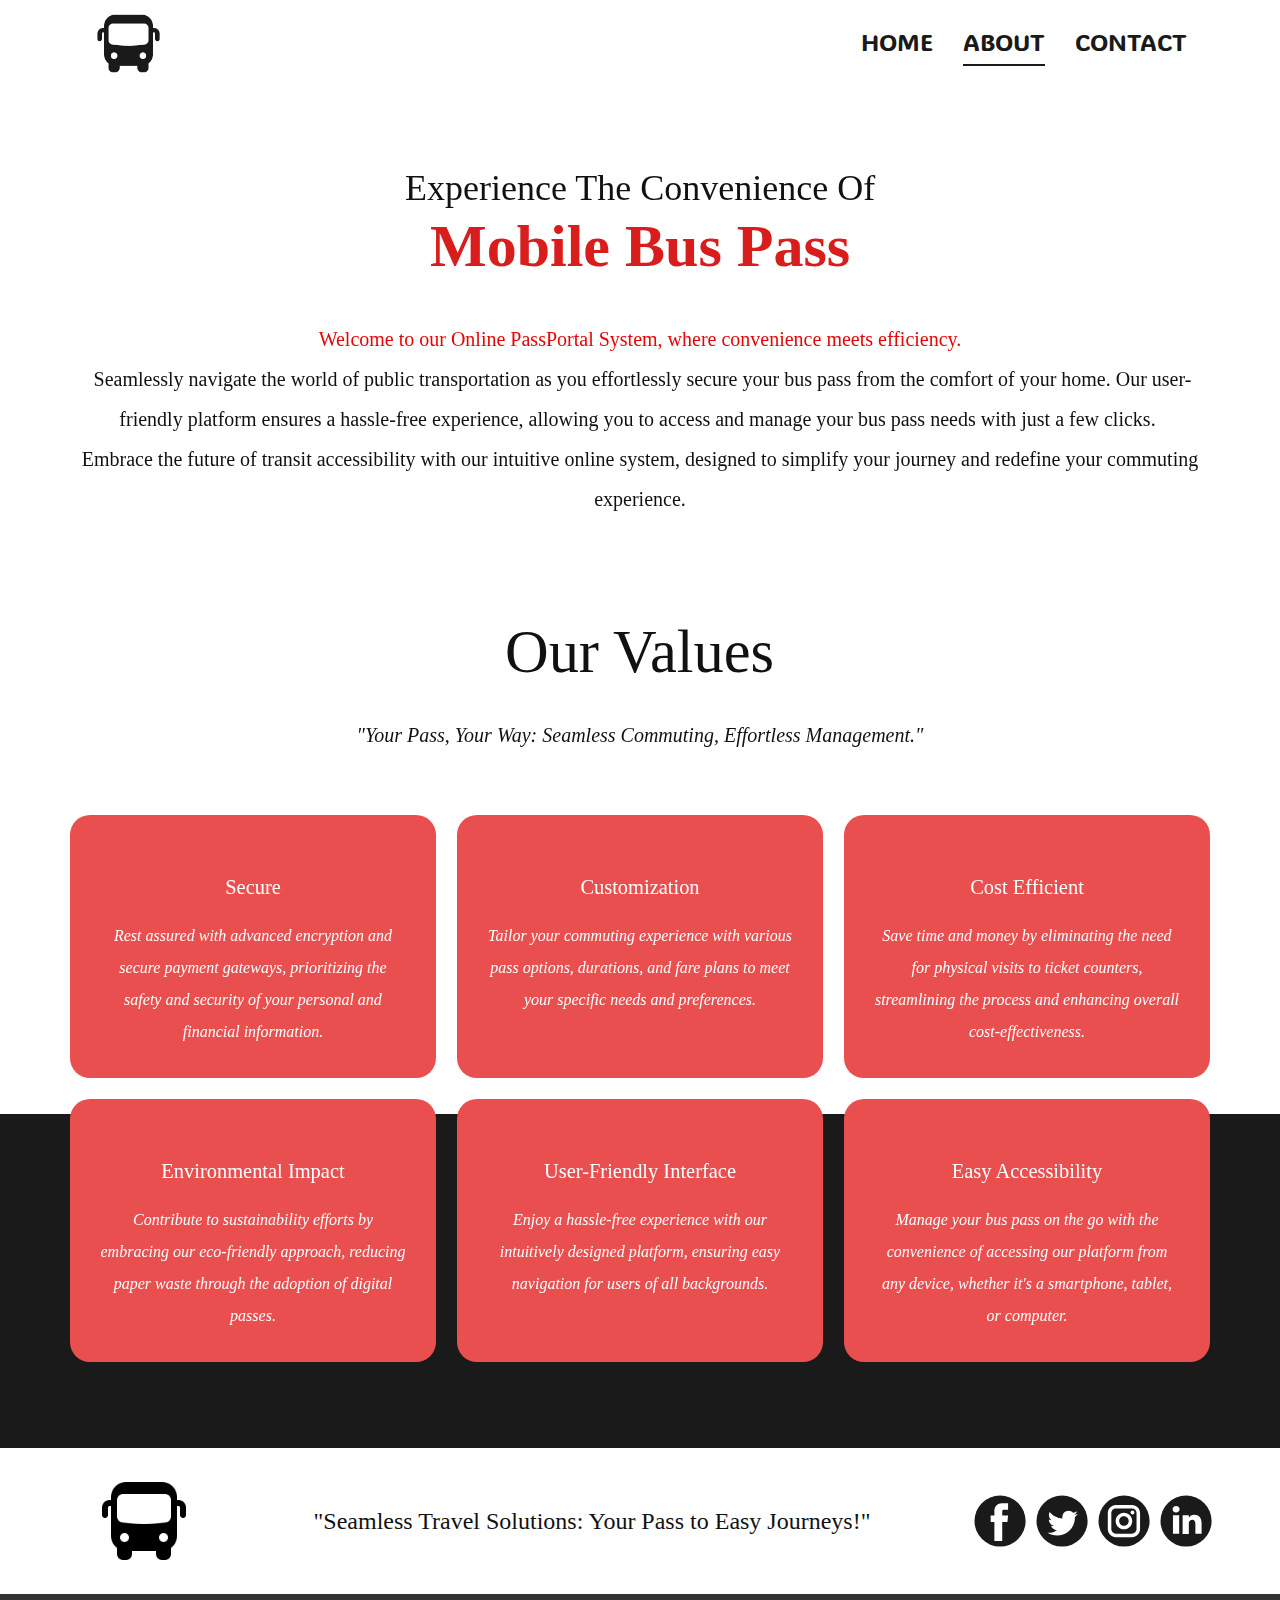
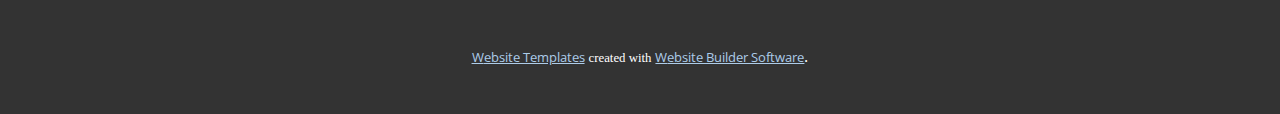
<file: index.html>
<!DOCTYPE html>
<html style="font-size: 16px;" lang="en"><head>
    <meta name="viewport" content="width=device-width, initial-scale=1.0">
    <meta charset="utf-8">
    <meta name="keywords" content="​Experience The Convenience OfMobile Bus Pass, ​Our Values">
    <meta name="description" content="">
    <title>About</title>
    <link rel="stylesheet" href="nicepage.css" media="screen">
<link rel="stylesheet" href="About.css" media="screen">
    <script class="u-script" type="text/javascript" src="jquery.js" defer=""></script>
    <script class="u-script" type="text/javascript" src="nicepage.js" defer=""></script>
    <meta name="generator" content="Nicepage 6.3.1, nicepage.com">
    <link id="u-theme-google-font" rel="stylesheet" href="https://fonts.googleapis.com/css?family=Roboto:100,100i,300,300i,400,400i,500,500i,700,700i,900,900i|Open+Sans:300,300i,400,400i,500,500i,600,600i,700,700i,800,800i">
    <link id="u-page-google-font" rel="stylesheet" href="https://fonts.googleapis.com/css?family=ADLaM+Display:400">
    
    
    
    
    <!-- <script type="application/ld+json">{
		"@context": "http://schema.org",
		"@type": "Organization",
		"name": "",
		"logo": "images/9610428.png?rand=c450",
		"sameAs": []
}</script> -->
    <meta name="theme-color" content="#478ac9">
    <meta property="og:title" content="About">
    <meta property="og:type" content="website">
  <meta data-intl-tel-input-cdn-path="intlTelInput/"></head>
  <body data-home-page="About.html" data-home-page-title="About" data-path-to-root="./" data-include-products="false" class="u-body u-xl-mode" data-lang="en"><header class="u-clearfix u-header u-header" id="sec-03e3"><div class="u-clearfix u-sheet u-sheet-1">
        <nav class="u-align-right u-menu u-menu-one-level u-offcanvas u-menu-1" data-position="">
          <div class="menu-collapse u-custom-font" style="font-size: 1.5rem; letter-spacing: 0px; font-family: &quot;ADLaM Display&quot;; text-transform: uppercase; font-weight: 400;">
            <a class="u-button-style u-custom-active-border-color u-custom-active-color u-custom-border u-custom-border-color u-custom-borders u-custom-hover-border-color u-custom-hover-color u-custom-left-right-menu-spacing u-custom-padding-bottom u-custom-text-active-color u-custom-text-color u-custom-text-hover-color u-custom-top-bottom-menu-spacing u-nav-link u-text-active-palette-1-base u-text-hover-palette-2-base" href="#">
              <svg class="u-svg-link" viewBox="0 0 24 24"><use xmlns:xlink="http://www.w3.org/1999/xlink" xlink:href="#menu-hamburger"></use></svg>
              <svg class="u-svg-content" version="1.1" id="menu-hamburger" viewBox="0 0 16 16" x="0px" y="0px" xmlns:xlink="http://www.w3.org/1999/xlink" xmlns="http://www.w3.org/2000/svg"><g><rect y="1" width="16" height="2"></rect><rect y="7" width="16" height="2"></rect><rect y="13" width="16" height="2"></rect>
</g></svg>
            </a>
          </div>
          <div class="u-custom-menu u-nav-container">
            <ul class="u-custom-font u-nav u-spacing-30 u-unstyled u-nav-1"><li class="u-nav-item"><a class="u-border-2 u-border-active-grey-90 u-border-hover-grey-50 u-border-no-left u-border-no-right u-border-no-top u-button-style u-nav-link u-text-active-grey-90 u-text-grey-90 u-text-hover-grey-90" href="Home.html" style="padding: 10px 0px;">Home</a>
</li><li class="u-nav-item"><a class="u-border-2 u-border-active-grey-90 u-border-hover-grey-50 u-border-no-left u-border-no-right u-border-no-top u-button-style u-nav-link u-text-active-grey-90 u-text-grey-90 u-text-hover-grey-90" href="About.html" style="padding: 10px 0px;">About</a>
</li><li class="u-nav-item"><a class="u-border-2 u-border-active-grey-90 u-border-hover-grey-50 u-border-no-left u-border-no-right u-border-no-top u-button-style u-nav-link u-text-active-grey-90 u-text-grey-90 u-text-hover-grey-90" href="Contact.html" style="padding: 10px 0px;">Contact</a>
</li></ul>
          </div>
          <div class="u-custom-menu u-nav-container-collapse">
            <div class="u-black u-container-style u-inner-container-layout u-opacity u-opacity-95 u-sidenav">
              <div class="u-inner-container-layout u-sidenav-overflow">
                <div class="u-menu-close"></div>
                <ul class="u-align-center u-nav u-popupmenu-items u-unstyled u-nav-2"><li class="u-nav-item"><a class="u-button-style u-nav-link" href="Home.html">Home</a>
</li><li class="u-nav-item"><a class="u-button-style u-nav-link" href="About.html">About</a>
</li><li class="u-nav-item"><a class="u-button-style u-nav-link" href="Contact.html">Contact</a>
</li></ul>
              </div>
            </div>
            <div class="u-black u-menu-overlay u-opacity u-opacity-70"></div>
          </div>
        </nav><span class="u-file-icon u-icon u-text-grey-90 u-icon-1"><img src="images/9610428-9af32df8.png" alt=""></span>
      </div></header>
    <section class="u-clearfix u-white u-section-1" id="carousel_8b39">
      <div class="u-clearfix u-sheet u-sheet-1">
        <h2 class="u-align-center u-custom-font u-font-georgia u-text u-text-default u-text-1" data-animation-name="customAnimationIn" data-animation-duration="1500">
          <span style="font-size: 2.25rem;"> Experience The Convenience Of</span>
          <br>
          <span style="font-weight: 700;" class="u-text-custom-color-5">Mobile Bus Pass</span>
          <br>
        </h2>
        <p class="u-align-center u-text u-text-2" data-animation-name="customAnimationIn" data-animation-duration="1500" data-animation-delay="250">
          <span class="u-text-custom-color-1"> Welcome to our Online PassPortal System, where convenience meets efficiency.</span>
          <span class="u-text-custom-color-1">
            <br>
          </span>&nbsp;Seamlessly navigate the world of public transportation as you effortlessly secure your bus pass from the comfort of your home. Our user-friendly platform ensures a hassle-free experience, allowing you to access and manage your bus pass needs with just a few clicks.&nbsp;<br>Embrace the future of transit accessibility with our intuitive online system, designed to simplify your journey and redefine your commuting experience.
        </p>
      </div>
    </section>
    <section class="u-align-center u-clearfix u-grey-90 u-section-2" src="" id="carousel_6e92">
      <div class="u-expanded-width u-shape u-shape-rectangle u-white u-shape-1"></div>
      <h2 class="u-align-center u-custom-font u-font-georgia u-text u-text-body-color u-text-default u-text-1" data-animation-name="customAnimationIn" data-animation-duration="1500"> Our Values</h2>
      <p class="u-align-center u-text u-text-body-color u-text-2" data-animation-name="customAnimationIn" data-animation-duration="1500" data-animation-delay="250"> "Your Pass, Your Way: Seamless Commuting, Effortless Management."</p>
      <div class="u-list u-list-1">
        <div class="u-repeater u-repeater-1">
          <div class="u-align-center u-container-style u-custom-color-8 u-custom-item u-list-item u-radius u-repeater-item u-shape-round u-list-item-1" data-animation-name="customAnimationIn" data-animation-duration="1500" data-animation-delay="500">
            <div class="u-container-layout u-similar-container u-container-layout-1">
              <h4 class="u-align-center u-custom-font u-font-georgia u-text u-text-3">Secure </h4>
              <p class="u-align-center u-text u-text-4"> Rest assured with advanced encryption and secure payment gateways, prioritizing the safety and security of your personal and financial information.</p>
            </div>
          </div>
          <div class="u-align-center u-container-style u-custom-color-8 u-custom-item u-list-item u-radius u-repeater-item u-shape-round u-video-cover u-list-item-2" data-animation-name="customAnimationIn" data-animation-duration="1500" data-animation-delay="500">
            <div class="u-container-layout u-similar-container u-container-layout-2">
              <h4 class="u-align-center u-custom-font u-font-georgia u-text u-text-5">Customization</h4>
              <p class="u-align-center u-text u-text-6"> Tailor your commuting experience with various pass options, durations, and fare plans to meet your specific needs and preferences.</p>
            </div>
          </div>
          <div class="u-align-center u-container-style u-custom-color-8 u-custom-item u-list-item u-radius u-repeater-item u-shape-round u-video-cover u-list-item-3" data-animation-name="customAnimationIn" data-animation-duration="1500" data-animation-delay="500">
            <div class="u-container-layout u-similar-container u-container-layout-3">
              <h4 class="u-align-center u-custom-font u-font-georgia u-text u-text-7">Cost Efficient</h4>
              <p class="u-align-center u-text u-text-8"> Save time and money by eliminating the need for physical visits to ticket counters, streamlining the process and enhancing overall cost-effectiveness.</p>
            </div>
          </div>
          <div class="u-align-center u-container-style u-custom-color-8 u-custom-item u-list-item u-radius u-repeater-item u-shape-round u-video-cover u-list-item-4" data-animation-name="customAnimationIn" data-animation-duration="1500" data-animation-delay="500">
            <div class="u-container-layout u-similar-container u-container-layout-4">
              <h4 class="u-align-center u-custom-font u-font-georgia u-text u-text-9"> Environmental Impact</h4>
              <p class="u-align-center u-text u-text-10"> Contribute to sustainability efforts by embracing our eco-friendly approach, reducing paper waste through the adoption of digital passes.</p>
            </div>
          </div>
          <div class="u-align-center u-container-style u-custom-color-8 u-custom-item u-list-item u-radius u-repeater-item u-shape-round u-video-cover u-list-item-5" data-animation-name="customAnimationIn" data-animation-duration="1500" data-animation-delay="500">
            <div class="u-container-layout u-similar-container u-container-layout-5">
              <h4 class="u-align-center u-custom-font u-font-georgia u-text u-text-11"> User-Friendly Interface</h4>
              <p class="u-align-center u-text u-text-12"> Enjoy a hassle-free experience with our intuitively designed platform, ensuring easy navigation for users of all backgrounds.</p>
            </div>
          </div>
          <div class="u-align-center u-container-style u-custom-color-8 u-custom-item u-list-item u-radius u-repeater-item u-shape-round u-video-cover u-list-item-6" data-animation-name="customAnimationIn" data-animation-duration="1500" data-animation-delay="500">
            <div class="u-container-layout u-similar-container u-container-layout-6">
              <h4 class="u-align-center u-custom-font u-font-georgia u-text u-text-13">Easy Accessibility</h4>
              <p class="u-align-center u-text u-text-14"> Manage your bus pass on the go with the convenience of accessing our platform from any device, whether it's a smartphone, tablet, or computer.</p>
            </div>
          </div>
        </div>
      </div>
    </section>
    
    
    
    <footer class="u-align-center-md u-align-center-sm u-align-center-xs u-clearfix u-footer" id="sec-6965"><div class="u-clearfix u-sheet u-sheet-1">
        <div class="u-align-left u-social-icons u-spacing-10 u-social-icons-1">
          <a class="u-social-url" title="facebook" target="_blank" href=""><span class="u-icon u-social-facebook u-social-icon u-text-grey-90"><svg class="u-svg-link" preserveAspectRatio="xMidYMin slice" viewBox="0 0 112 112" style=""><use xmlns:xlink="http://www.w3.org/1999/xlink" xlink:href="#svg-badb"></use></svg><svg class="u-svg-content" viewBox="0 0 112 112" x="0" y="0" id="svg-badb"><circle fill="currentColor" cx="56.1" cy="56.1" r="55"></circle><path fill="#FFFFFF" d="M73.5,31.6h-9.1c-1.4,0-3.6,0.8-3.6,3.9v8.5h12.6L72,58.3H60.8v40.8H43.9V58.3h-8V43.9h8v-9.2
      c0-6.7,3.1-17,17-17h12.5v13.9H73.5z"></path></svg></span>
          </a>
          <a class="u-social-url" title="twitter" target="_blank" href=""><span class="u-icon u-social-icon u-social-twitter u-text-grey-90"><svg class="u-svg-link" preserveAspectRatio="xMidYMin slice" viewBox="0 0 112 112" style=""><use xmlns:xlink="http://www.w3.org/1999/xlink" xlink:href="#svg-9629"></use></svg><svg class="u-svg-content" viewBox="0 0 112 112" x="0" y="0" id="svg-9629"><circle fill="currentColor" class="st0" cx="56.1" cy="56.1" r="55"></circle><path fill="#FFFFFF" d="M83.8,47.3c0,0.6,0,1.2,0,1.7c0,17.7-13.5,38.2-38.2,38.2C38,87.2,31,85,25,81.2c1,0.1,2.1,0.2,3.2,0.2
      c6.3,0,12.1-2.1,16.7-5.7c-5.9-0.1-10.8-4-12.5-9.3c0.8,0.2,1.7,0.2,2.5,0.2c1.2,0,2.4-0.2,3.5-0.5c-6.1-1.2-10.8-6.7-10.8-13.1
      c0-0.1,0-0.1,0-0.2c1.8,1,3.9,1.6,6.1,1.7c-3.6-2.4-6-6.5-6-11.2c0-2.5,0.7-4.8,1.8-6.7c6.6,8.1,16.5,13.5,27.6,14
      c-0.2-1-0.3-2-0.3-3.1c0-7.4,6-13.4,13.4-13.4c3.9,0,7.3,1.6,9.8,4.2c3.1-0.6,5.9-1.7,8.5-3.3c-1,3.1-3.1,5.8-5.9,7.4
      c2.7-0.3,5.3-1,7.7-2.1C88.7,43,86.4,45.4,83.8,47.3z"></path></svg></span>
          </a>
          <a class="u-social-url" title="instagram" target="_blank" href=""><span class="u-icon u-social-icon u-social-instagram u-text-grey-90"><svg class="u-svg-link" preserveAspectRatio="xMidYMin slice" viewBox="0 0 112 112" style=""><use xmlns:xlink="http://www.w3.org/1999/xlink" xlink:href="#svg-58f8"></use></svg><svg class="u-svg-content" viewBox="0 0 112 112" x="0" y="0" id="svg-58f8"><circle fill="currentColor" cx="56.1" cy="56.1" r="55"></circle><path fill="#FFFFFF" d="M55.9,38.2c-9.9,0-17.9,8-17.9,17.9C38,66,46,74,55.9,74c9.9,0,17.9-8,17.9-17.9C73.8,46.2,65.8,38.2,55.9,38.2
      z M55.9,66.4c-5.7,0-10.3-4.6-10.3-10.3c-0.1-5.7,4.6-10.3,10.3-10.3c5.7,0,10.3,4.6,10.3,10.3C66.2,61.8,61.6,66.4,55.9,66.4z"></path><path fill="#FFFFFF" d="M74.3,33.5c-2.3,0-4.2,1.9-4.2,4.2s1.9,4.2,4.2,4.2s4.2-1.9,4.2-4.2S76.6,33.5,74.3,33.5z"></path><path fill="#FFFFFF" d="M73.1,21.3H38.6c-9.7,0-17.5,7.9-17.5,17.5v34.5c0,9.7,7.9,17.6,17.5,17.6h34.5c9.7,0,17.5-7.9,17.5-17.5V38.8
      C90.6,29.1,82.7,21.3,73.1,21.3z M83,73.3c0,5.5-4.5,9.9-9.9,9.9H38.6c-5.5,0-9.9-4.5-9.9-9.9V38.8c0-5.5,4.5-9.9,9.9-9.9h34.5
      c5.5,0,9.9,4.5,9.9,9.9V73.3z"></path></svg></span>
          </a>
          <a class="u-social-url" title="linkedin" target="_blank" href=""><span class="u-icon u-social-icon u-social-linkedin u-text-grey-90"><svg class="u-svg-link" preserveAspectRatio="xMidYMin slice" viewBox="0 0 112 112" style=""><use xmlns:xlink="http://www.w3.org/1999/xlink" xlink:href="#svg-cb81"></use></svg><svg class="u-svg-content" viewBox="0 0 112 112" x="0" y="0" id="svg-cb81"><circle fill="currentColor" cx="56.1" cy="56.1" r="55"></circle><path fill="#FFFFFF" d="M41.3,83.7H27.9V43.4h13.4V83.7z M34.6,37.9L34.6,37.9c-4.6,0-7.5-3.1-7.5-7c0-4,3-7,7.6-7s7.4,3,7.5,7
      C42.2,34.8,39.2,37.9,34.6,37.9z M89.6,83.7H76.2V62.2c0-5.4-1.9-9.1-6.8-9.1c-3.7,0-5.9,2.5-6.9,4.9c-0.4,0.9-0.4,2.1-0.4,3.3v22.5
      H48.7c0,0,0.2-36.5,0-40.3h13.4v5.7c1.8-2.7,5-6.7,12.1-6.7c8.8,0,15.4,5.8,15.4,18.1V83.7z"></path></svg></span>
          </a>
        </div>
        <a href="https://nicepage.com" class="u-hidden-xs u-image u-logo u-image-1" data-image-width="128" data-image-height="128">
          <img src="images/9610428.png?rand=c450" class="u-logo-image u-logo-image-1">
        </a>
        <p class="u-align-center-lg u-align-center-md u-align-center-xl u-text u-text-1"> "Seamless Travel Solutions: Your Pass to Easy Journeys!"</p>
      </div></footer>
    <section class="u-backlink u-clearfix u-grey-80">
      <a class="u-link" href="https://nicepage.com/website-templates" target="_blank">
        <span>Website Templates</span>
      </a>
      <p class="u-text">
        <span>created with</span>
      </p>
      <a class="u-link" href="" target="_blank">
        <span>Website Builder Software</span>
      </a>. 
    </section>
  
</body></html>
</file>
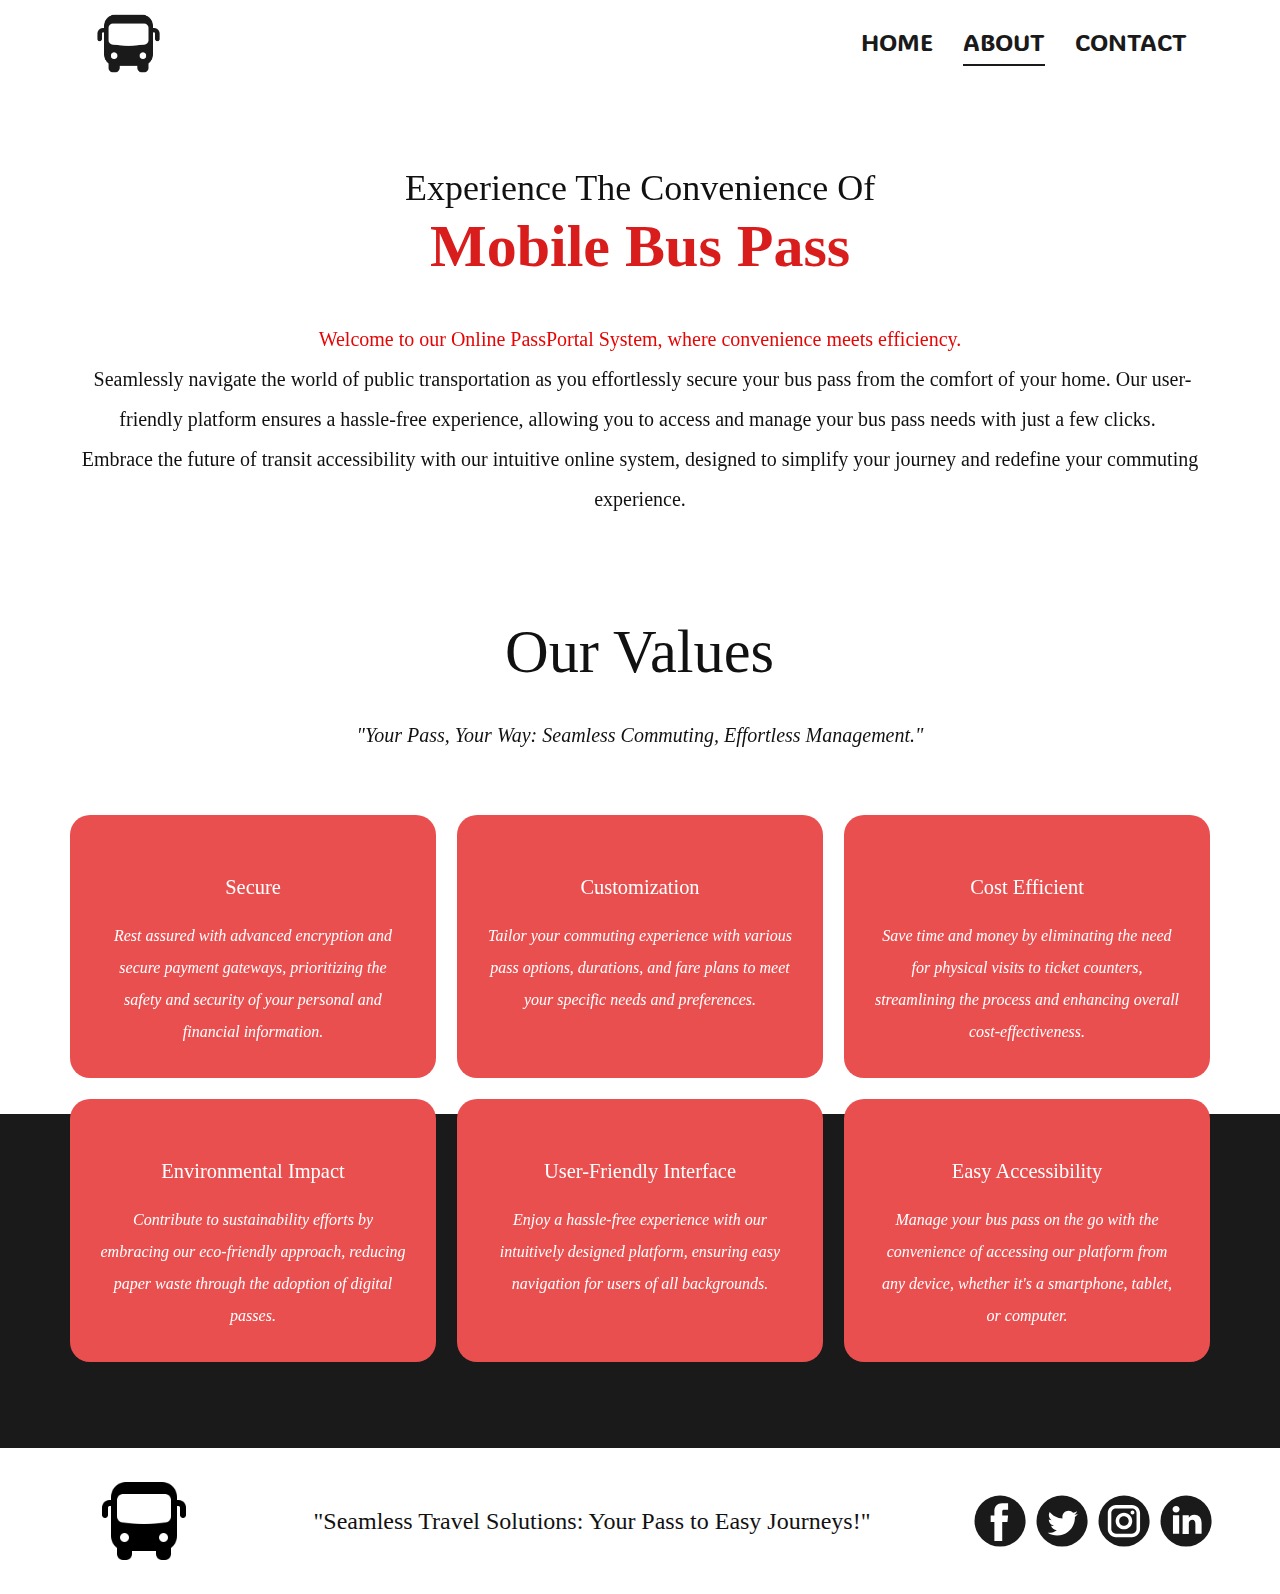
<file: About.html>
<!DOCTYPE html>
<html style="font-size: 16px;" lang="en"><head>
    <meta name="viewport" content="width=device-width, initial-scale=1.0">
    <meta charset="utf-8">
    <meta name="keywords" content="​Experience The Convenience OfMobile Bus Pass, ​Our Values">
    <meta name="description" content="">
    <title>About</title>
    <link rel="stylesheet" href="nicepage.css" media="screen">
<link rel="stylesheet" href="About.css" media="screen">
    <script class="u-script" type="text/javascript" src="jquery.js" defer=""></script>
    <script class="u-script" type="text/javascript" src="nicepage.js" defer=""></script>
    <meta name="generator" content="Nicepage 6.3.1, nicepage.com">
    <link id="u-theme-google-font" rel="stylesheet" href="https://fonts.googleapis.com/css?family=Roboto:100,100i,300,300i,400,400i,500,500i,700,700i,900,900i|Open+Sans:300,300i,400,400i,500,500i,600,600i,700,700i,800,800i">
    <link id="u-page-google-font" rel="stylesheet" href="https://fonts.googleapis.com/css?family=ADLaM+Display:400">
    
    
    
    
    <script type="application/ld+json">{
		"@context": "http://schema.org",
		"@type": "Organization",
		"name": "",
		"logo": "images/9610428.png?rand=c450",
		"sameAs": []
}</script>
    <meta name="theme-color" content="#478ac9">
    <meta property="og:title" content="About">
    <meta property="og:type" content="website">
  <meta data-intl-tel-input-cdn-path="intlTelInput/"></head>
  <body data-path-to-root="./" data-include-products="false" class="u-body u-xl-mode" data-lang="en"><header class="u-clearfix u-header u-header" id="sec-03e3"><div class="u-clearfix u-sheet u-sheet-1">
        <nav class="u-align-right u-menu u-menu-one-level u-offcanvas u-menu-1" data-position="">
          <div class="menu-collapse u-custom-font" style="font-size: 1.5rem; letter-spacing: 0px; font-family: &quot;ADLaM Display&quot;; text-transform: uppercase; font-weight: 400;">
            <a class="u-button-style u-custom-active-border-color u-custom-active-color u-custom-border u-custom-border-color u-custom-borders u-custom-hover-border-color u-custom-hover-color u-custom-left-right-menu-spacing u-custom-padding-bottom u-custom-text-active-color u-custom-text-color u-custom-text-hover-color u-custom-top-bottom-menu-spacing u-nav-link u-text-active-palette-1-base u-text-hover-palette-2-base" href="#">
              <svg class="u-svg-link" viewBox="0 0 24 24"><use xmlns:xlink="http://www.w3.org/1999/xlink" xlink:href="#menu-hamburger"></use></svg>
              <svg class="u-svg-content" version="1.1" id="menu-hamburger" viewBox="0 0 16 16" x="0px" y="0px" xmlns:xlink="http://www.w3.org/1999/xlink" xmlns="http://www.w3.org/2000/svg"><g><rect y="1" width="16" height="2"></rect><rect y="7" width="16" height="2"></rect><rect y="13" width="16" height="2"></rect>
</g></svg>
            </a>
          </div>
          <div class="u-custom-menu u-nav-container">
            <ul class="u-custom-font u-nav u-spacing-30 u-unstyled u-nav-1"><li class="u-nav-item"><a class="u-border-2 u-border-active-grey-90 u-border-hover-grey-50 u-border-no-left u-border-no-right u-border-no-top u-button-style u-nav-link u-text-active-grey-90 u-text-grey-90 u-text-hover-grey-90" href="Home.html" style="padding: 10px 0px;">Home</a>
</li><li class="u-nav-item"><a class="u-border-2 u-border-active-grey-90 u-border-hover-grey-50 u-border-no-left u-border-no-right u-border-no-top u-button-style u-nav-link u-text-active-grey-90 u-text-grey-90 u-text-hover-grey-90" href="About.html" style="padding: 10px 0px;">About</a>
</li><li class="u-nav-item"><a class="u-border-2 u-border-active-grey-90 u-border-hover-grey-50 u-border-no-left u-border-no-right u-border-no-top u-button-style u-nav-link u-text-active-grey-90 u-text-grey-90 u-text-hover-grey-90" href="Contact.html" style="padding: 10px 0px;">Contact</a>
</li></ul>
          </div>
          <div class="u-custom-menu u-nav-container-collapse">
            <div class="u-black u-container-style u-inner-container-layout u-opacity u-opacity-95 u-sidenav">
              <div class="u-inner-container-layout u-sidenav-overflow">
                <div class="u-menu-close"></div>
                <ul class="u-align-center u-nav u-popupmenu-items u-unstyled u-nav-2"><li class="u-nav-item"><a class="u-button-style u-nav-link" href="Home.html">Home</a>
</li><li class="u-nav-item"><a class="u-button-style u-nav-link" href="About.html">About</a>
</li><li class="u-nav-item"><a class="u-button-style u-nav-link" href="Contact.html">Contact</a>
</li></ul>
              </div>
            </div>
            <div class="u-black u-menu-overlay u-opacity u-opacity-70"></div>
          </div>
        </nav><span class="u-file-icon u-icon u-text-grey-90 u-icon-1"><img src="images/9610428-9af32df8.png" alt=""></span>
      </div></header>
    <section class="u-clearfix u-white u-section-1" id="carousel_8b39">
      <div class="u-clearfix u-sheet u-sheet-1">
        <h2 class="u-align-center u-custom-font u-font-georgia u-text u-text-default u-text-1" data-animation-name="customAnimationIn" data-animation-duration="1500">
          <span style="font-size: 2.25rem;"> Experience The Convenience Of</span>
          <br>
          <span style="font-weight: 700;" class="u-text-custom-color-5">Mobile Bus Pass</span>
          <br>
        </h2>
        <p class="u-align-center u-text u-text-2" data-animation-name="customAnimationIn" data-animation-duration="1500" data-animation-delay="250">
          <span class="u-text-custom-color-1"> Welcome to our Online PassPortal System, where convenience meets efficiency.</span>
          <span class="u-text-custom-color-1">
            <br>
          </span>&nbsp;Seamlessly navigate the world of public transportation as you effortlessly secure your bus pass from the comfort of your home. Our user-friendly platform ensures a hassle-free experience, allowing you to access and manage your bus pass needs with just a few clicks.&nbsp;<br>Embrace the future of transit accessibility with our intuitive online system, designed to simplify your journey and redefine your commuting experience.
        </p>
      </div>
    </section>
    <section class="u-align-center u-clearfix u-grey-90 u-section-2" src="" id="carousel_6e92">
      <div class="u-expanded-width u-shape u-shape-rectangle u-white u-shape-1"></div>
      <h2 class="u-align-center u-custom-font u-font-georgia u-text u-text-body-color u-text-default u-text-1" data-animation-name="customAnimationIn" data-animation-duration="1500"> Our Values</h2>
      <p class="u-align-center u-text u-text-body-color u-text-2" data-animation-name="customAnimationIn" data-animation-duration="1500" data-animation-delay="250"> "Your Pass, Your Way: Seamless Commuting, Effortless Management."</p>
      <div class="u-list u-list-1">
        <div class="u-repeater u-repeater-1">
          <div class="u-align-center u-container-style u-custom-color-8 u-custom-item u-list-item u-radius u-repeater-item u-shape-round u-list-item-1" data-animation-name="customAnimationIn" data-animation-duration="1500" data-animation-delay="500">
            <div class="u-container-layout u-similar-container u-container-layout-1">
              <h4 class="u-align-center u-custom-font u-font-georgia u-text u-text-3">Secure </h4>
              <p class="u-align-center u-text u-text-4"> Rest assured with advanced encryption and secure payment gateways, prioritizing the safety and security of your personal and financial information.</p>
            </div>
          </div>
          <div class="u-align-center u-container-style u-custom-color-8 u-custom-item u-list-item u-radius u-repeater-item u-shape-round u-video-cover u-list-item-2" data-animation-name="customAnimationIn" data-animation-duration="1500" data-animation-delay="500">
            <div class="u-container-layout u-similar-container u-container-layout-2">
              <h4 class="u-align-center u-custom-font u-font-georgia u-text u-text-5">Customization</h4>
              <p class="u-align-center u-text u-text-6"> Tailor your commuting experience with various pass options, durations, and fare plans to meet your specific needs and preferences.</p>
            </div>
          </div>
          <div class="u-align-center u-container-style u-custom-color-8 u-custom-item u-list-item u-radius u-repeater-item u-shape-round u-video-cover u-list-item-3" data-animation-name="customAnimationIn" data-animation-duration="1500" data-animation-delay="500">
            <div class="u-container-layout u-similar-container u-container-layout-3">
              <h4 class="u-align-center u-custom-font u-font-georgia u-text u-text-7">Cost Efficient</h4>
              <p class="u-align-center u-text u-text-8"> Save time and money by eliminating the need for physical visits to ticket counters, streamlining the process and enhancing overall cost-effectiveness.</p>
            </div>
          </div>
          <div class="u-align-center u-container-style u-custom-color-8 u-custom-item u-list-item u-radius u-repeater-item u-shape-round u-video-cover u-list-item-4" data-animation-name="customAnimationIn" data-animation-duration="1500" data-animation-delay="500">
            <div class="u-container-layout u-similar-container u-container-layout-4">
              <h4 class="u-align-center u-custom-font u-font-georgia u-text u-text-9"> Environmental Impact</h4>
              <p class="u-align-center u-text u-text-10"> Contribute to sustainability efforts by embracing our eco-friendly approach, reducing paper waste through the adoption of digital passes.</p>
            </div>
          </div>
          <div class="u-align-center u-container-style u-custom-color-8 u-custom-item u-list-item u-radius u-repeater-item u-shape-round u-video-cover u-list-item-5" data-animation-name="customAnimationIn" data-animation-duration="1500" data-animation-delay="500">
            <div class="u-container-layout u-similar-container u-container-layout-5">
              <h4 class="u-align-center u-custom-font u-font-georgia u-text u-text-11"> User-Friendly Interface</h4>
              <p class="u-align-center u-text u-text-12"> Enjoy a hassle-free experience with our intuitively designed platform, ensuring easy navigation for users of all backgrounds.</p>
            </div>
          </div>
          <div class="u-align-center u-container-style u-custom-color-8 u-custom-item u-list-item u-radius u-repeater-item u-shape-round u-video-cover u-list-item-6" data-animation-name="customAnimationIn" data-animation-duration="1500" data-animation-delay="500">
            <div class="u-container-layout u-similar-container u-container-layout-6">
              <h4 class="u-align-center u-custom-font u-font-georgia u-text u-text-13">Easy Accessibility</h4>
              <p class="u-align-center u-text u-text-14"> Manage your bus pass on the go with the convenience of accessing our platform from any device, whether it's a smartphone, tablet, or computer.</p>
            </div>
          </div>
        </div>
      </div>
    </section>
    
    
    
    <footer class="u-align-center-md u-align-center-sm u-align-center-xs u-clearfix u-footer" id="sec-6965"><div class="u-clearfix u-sheet u-sheet-1">
        <div class="u-align-left u-social-icons u-spacing-10 u-social-icons-1">
          <a class="u-social-url" title="facebook" target="_blank" href=""><span class="u-icon u-social-facebook u-social-icon u-text-grey-90"><svg class="u-svg-link" preserveAspectRatio="xMidYMin slice" viewBox="0 0 112 112" style=""><use xmlns:xlink="http://www.w3.org/1999/xlink" xlink:href="#svg-badb"></use></svg><svg class="u-svg-content" viewBox="0 0 112 112" x="0" y="0" id="svg-badb"><circle fill="currentColor" cx="56.1" cy="56.1" r="55"></circle><path fill="#FFFFFF" d="M73.5,31.6h-9.1c-1.4,0-3.6,0.8-3.6,3.9v8.5h12.6L72,58.3H60.8v40.8H43.9V58.3h-8V43.9h8v-9.2
      c0-6.7,3.1-17,17-17h12.5v13.9H73.5z"></path></svg></span>
          </a>
          <a class="u-social-url" title="twitter" target="_blank" href=""><span class="u-icon u-social-icon u-social-twitter u-text-grey-90"><svg class="u-svg-link" preserveAspectRatio="xMidYMin slice" viewBox="0 0 112 112" style=""><use xmlns:xlink="http://www.w3.org/1999/xlink" xlink:href="#svg-9629"></use></svg><svg class="u-svg-content" viewBox="0 0 112 112" x="0" y="0" id="svg-9629"><circle fill="currentColor" class="st0" cx="56.1" cy="56.1" r="55"></circle><path fill="#FFFFFF" d="M83.8,47.3c0,0.6,0,1.2,0,1.7c0,17.7-13.5,38.2-38.2,38.2C38,87.2,31,85,25,81.2c1,0.1,2.1,0.2,3.2,0.2
      c6.3,0,12.1-2.1,16.7-5.7c-5.9-0.1-10.8-4-12.5-9.3c0.8,0.2,1.7,0.2,2.5,0.2c1.2,0,2.4-0.2,3.5-0.5c-6.1-1.2-10.8-6.7-10.8-13.1
      c0-0.1,0-0.1,0-0.2c1.8,1,3.9,1.6,6.1,1.7c-3.6-2.4-6-6.5-6-11.2c0-2.5,0.7-4.8,1.8-6.7c6.6,8.1,16.5,13.5,27.6,14
      c-0.2-1-0.3-2-0.3-3.1c0-7.4,6-13.4,13.4-13.4c3.9,0,7.3,1.6,9.8,4.2c3.1-0.6,5.9-1.7,8.5-3.3c-1,3.1-3.1,5.8-5.9,7.4
      c2.7-0.3,5.3-1,7.7-2.1C88.7,43,86.4,45.4,83.8,47.3z"></path></svg></span>
          </a>
          <a class="u-social-url" title="instagram" target="_blank" href=""><span class="u-icon u-social-icon u-social-instagram u-text-grey-90"><svg class="u-svg-link" preserveAspectRatio="xMidYMin slice" viewBox="0 0 112 112" style=""><use xmlns:xlink="http://www.w3.org/1999/xlink" xlink:href="#svg-58f8"></use></svg><svg class="u-svg-content" viewBox="0 0 112 112" x="0" y="0" id="svg-58f8"><circle fill="currentColor" cx="56.1" cy="56.1" r="55"></circle><path fill="#FFFFFF" d="M55.9,38.2c-9.9,0-17.9,8-17.9,17.9C38,66,46,74,55.9,74c9.9,0,17.9-8,17.9-17.9C73.8,46.2,65.8,38.2,55.9,38.2
      z M55.9,66.4c-5.7,0-10.3-4.6-10.3-10.3c-0.1-5.7,4.6-10.3,10.3-10.3c5.7,0,10.3,4.6,10.3,10.3C66.2,61.8,61.6,66.4,55.9,66.4z"></path><path fill="#FFFFFF" d="M74.3,33.5c-2.3,0-4.2,1.9-4.2,4.2s1.9,4.2,4.2,4.2s4.2-1.9,4.2-4.2S76.6,33.5,74.3,33.5z"></path><path fill="#FFFFFF" d="M73.1,21.3H38.6c-9.7,0-17.5,7.9-17.5,17.5v34.5c0,9.7,7.9,17.6,17.5,17.6h34.5c9.7,0,17.5-7.9,17.5-17.5V38.8
      C90.6,29.1,82.7,21.3,73.1,21.3z M83,73.3c0,5.5-4.5,9.9-9.9,9.9H38.6c-5.5,0-9.9-4.5-9.9-9.9V38.8c0-5.5,4.5-9.9,9.9-9.9h34.5
      c5.5,0,9.9,4.5,9.9,9.9V73.3z"></path></svg></span>
          </a>
          <a class="u-social-url" title="linkedin" target="_blank" href=""><span class="u-icon u-social-icon u-social-linkedin u-text-grey-90"><svg class="u-svg-link" preserveAspectRatio="xMidYMin slice" viewBox="0 0 112 112" style=""><use xmlns:xlink="http://www.w3.org/1999/xlink" xlink:href="#svg-cb81"></use></svg><svg class="u-svg-content" viewBox="0 0 112 112" x="0" y="0" id="svg-cb81"><circle fill="currentColor" cx="56.1" cy="56.1" r="55"></circle><path fill="#FFFFFF" d="M41.3,83.7H27.9V43.4h13.4V83.7z M34.6,37.9L34.6,37.9c-4.6,0-7.5-3.1-7.5-7c0-4,3-7,7.6-7s7.4,3,7.5,7
      C42.2,34.8,39.2,37.9,34.6,37.9z M89.6,83.7H76.2V62.2c0-5.4-1.9-9.1-6.8-9.1c-3.7,0-5.9,2.5-6.9,4.9c-0.4,0.9-0.4,2.1-0.4,3.3v22.5
      H48.7c0,0,0.2-36.5,0-40.3h13.4v5.7c1.8-2.7,5-6.7,12.1-6.7c8.8,0,15.4,5.8,15.4,18.1V83.7z"></path></svg></span>
          </a>
        </div>
        <a href="https://nicepage.com" class="u-hidden-xs u-image u-logo u-image-1" data-image-width="128" data-image-height="128">
          <img src="images/9610428.png?rand=c450" class="u-logo-image u-logo-image-1">
        </a>
        <p class="u-align-center-lg u-align-center-md u-align-center-xl u-text u-text-1"> "Seamless Travel Solutions: Your Pass to Easy Journeys!"</p>
      </div></footer>
    <!-- <section class="u-backlink u-clearfix u-grey-80">
      <a class="u-link" href="https://nicepage.com/website-templates" target="_blank">
        <span>Website Templates</span>
      </a>
      <p class="u-text">
        <span>created with</span>
      </p>
      <a class="u-link" href="" target="_blank">
        <span>Website Builder Software</span>
      </a>. 
    </section> -->
  
</body></html>
</file>
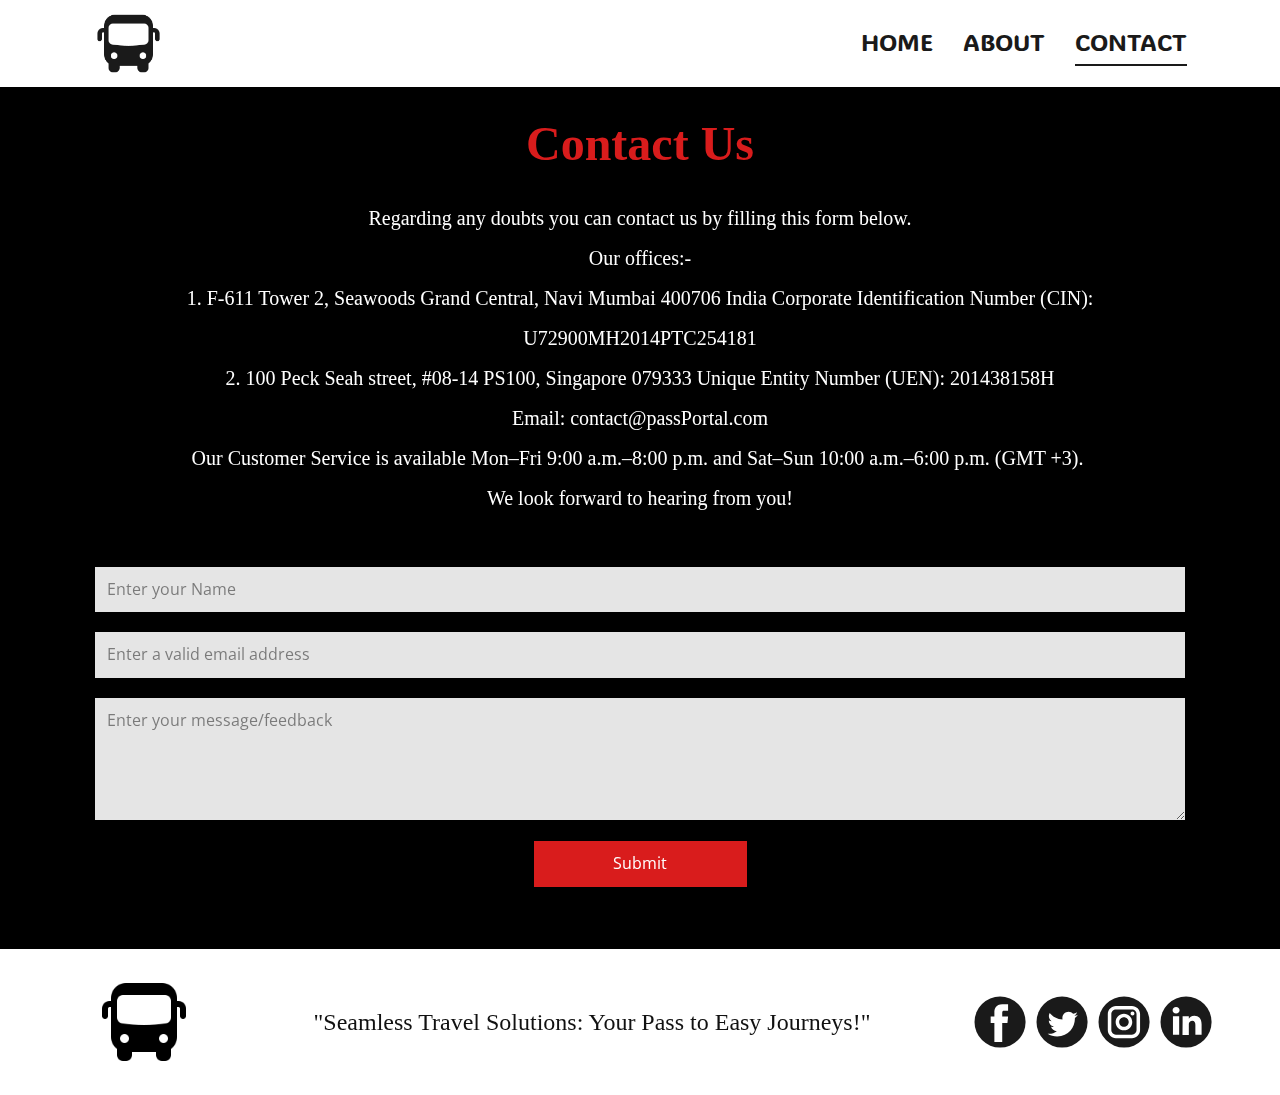
<file: Contact.html>
<!DOCTYPE html>
<html style="font-size: 16px;" lang="en"><head>
    <meta name="viewport" content="width=device-width, initial-scale=1.0">
    <meta charset="utf-8">
    <meta name="keywords" content="Contact Us">
    <meta name="description" content="">
    <title>Contact</title>
    <link rel="stylesheet" href="nicepage.css" media="screen">
<link rel="stylesheet" href="Contact.css" media="screen">
    <script class="u-script" type="text/javascript" src="jquery.js" defer=""></script>
    <script class="u-script" type="text/javascript" src="nicepage.js" defer=""></script>
    <meta name="generator" content="Nicepage 6.3.1, nicepage.com">
    <meta name="referrer" content="origin">
    <link id="u-theme-google-font" rel="stylesheet" href="https://fonts.googleapis.com/css?family=Roboto:100,100i,300,300i,400,400i,500,500i,700,700i,900,900i|Open+Sans:300,300i,400,400i,500,500i,600,600i,700,700i,800,800i">
    <link id="u-page-google-font" rel="stylesheet" href="https://fonts.googleapis.com/css?family=ADLaM+Display:400">
    
    
    
    <script type="application/ld+json">{
		"@context": "http://schema.org",
		"@type": "Organization",
		"name": "",
		"logo": "images/9610428.png?rand=c450",
		"sameAs": []
}</script>
    <meta name="theme-color" content="#478ac9">
    <meta property="og:title" content="Contact">
    <meta property="og:type" content="website">
  <meta data-intl-tel-input-cdn-path="intlTelInput/"></head>
  <body data-path-to-root="./" data-include-products="false" class="u-body u-xl-mode" data-lang="en"><header class="u-clearfix u-header u-header" id="sec-03e3"><div class="u-clearfix u-sheet u-sheet-1">
        <nav class="u-align-right u-menu u-menu-one-level u-offcanvas u-menu-1" data-position="">
          <div class="menu-collapse u-custom-font" style="font-size: 1.5rem; letter-spacing: 0px; font-family: &quot;ADLaM Display&quot;; text-transform: uppercase; font-weight: 400;">
            <a class="u-button-style u-custom-active-border-color u-custom-active-color u-custom-border u-custom-border-color u-custom-borders u-custom-hover-border-color u-custom-hover-color u-custom-left-right-menu-spacing u-custom-padding-bottom u-custom-text-active-color u-custom-text-color u-custom-text-hover-color u-custom-top-bottom-menu-spacing u-nav-link u-text-active-palette-1-base u-text-hover-palette-2-base" href="#">
              <svg class="u-svg-link" viewBox="0 0 24 24"><use xmlns:xlink="http://www.w3.org/1999/xlink" xlink:href="#menu-hamburger"></use></svg>
              <svg class="u-svg-content" version="1.1" id="menu-hamburger" viewBox="0 0 16 16" x="0px" y="0px" xmlns:xlink="http://www.w3.org/1999/xlink" xmlns="http://www.w3.org/2000/svg"><g><rect y="1" width="16" height="2"></rect><rect y="7" width="16" height="2"></rect><rect y="13" width="16" height="2"></rect>
</g></svg>
            </a>
          </div>
          <div class="u-custom-menu u-nav-container">
            <ul class="u-custom-font u-nav u-spacing-30 u-unstyled u-nav-1"><li class="u-nav-item"><a class="u-border-2 u-border-active-grey-90 u-border-hover-grey-50 u-border-no-left u-border-no-right u-border-no-top u-button-style u-nav-link u-text-active-grey-90 u-text-grey-90 u-text-hover-grey-90" href="Home.html" style="padding: 10px 0px;">Home</a>
</li><li class="u-nav-item"><a class="u-border-2 u-border-active-grey-90 u-border-hover-grey-50 u-border-no-left u-border-no-right u-border-no-top u-button-style u-nav-link u-text-active-grey-90 u-text-grey-90 u-text-hover-grey-90" href="About.html" style="padding: 10px 0px;">About</a>
</li><li class="u-nav-item"><a class="u-border-2 u-border-active-grey-90 u-border-hover-grey-50 u-border-no-left u-border-no-right u-border-no-top u-button-style u-nav-link u-text-active-grey-90 u-text-grey-90 u-text-hover-grey-90" href="Contact.html" style="padding: 10px 0px;">Contact</a>
</li></ul>
          </div>
          <div class="u-custom-menu u-nav-container-collapse">
            <div class="u-black u-container-style u-inner-container-layout u-opacity u-opacity-95 u-sidenav">
              <div class="u-inner-container-layout u-sidenav-overflow">
                <div class="u-menu-close"></div>
                <ul class="u-align-center u-nav u-popupmenu-items u-unstyled u-nav-2"><li class="u-nav-item"><a class="u-button-style u-nav-link" href="Home.html">Home</a>
</li><li class="u-nav-item"><a class="u-button-style u-nav-link" href="About.html">About</a>
</li><li class="u-nav-item"><a class="u-button-style u-nav-link" href="Contact.html">Contact</a>
</li></ul>
              </div>
            </div>
            <div class="u-black u-menu-overlay u-opacity u-opacity-70"></div>
          </div>
        </nav><span class="u-file-icon u-icon u-text-grey-90 u-icon-1"><img src="images/9610428-9af32df8.png" alt=""></span>
      </div></header>
    <section class="u-black u-clearfix u-section-1" id="carousel_cb8b">
      <div class="u-clearfix u-sheet u-valign-middle u-sheet-1">
        <div class="data-layout-selected u-clearfix u-gutter-10 u-layout-wrap u-layout-wrap-1">
          <div class="u-gutter-0 u-layout">
            <div class="u-layout-row">
              <div class="u-align-left u-container-style u-layout-cell u-left-cell u-size-60 u-layout-cell-1" data-animation-name="customAnimationIn" data-animation-duration="1750" data-animation-delay="500">
                <div class="u-container-layout u-container-layout-1">
                  <h2 class="u-align-center u-custom-font u-font-georgia u-text u-text-custom-color-5 u-text-1">Cont<span style="font-weight: 700;"></span>act Us
                  </h2>
                  <p class="u-align-center u-text u-text-2">Regarding any doubts you can contact us by filling this form below.<br>Our offices:-<br>1. F-611 Tower 2, Seawoods Grand Central, Navi Mumbai 400706 India Corporate Identification Number (CIN): U72900MH2014PTC254181<br>2. 100 Peck Seah street, #08-14 PS100, Singapore 079333 Unique Entity Number (UEN): 201438158H<br>Email: contact@passPortal.com<br>Our Customer Service is available&nbsp;Mon–Fri 9:00 a.m.–8:00 p.m. and Sat–Sun 10:00 a.m.–6:00 p.m. (GMT +3).&nbsp;<br>We look forward to hearing from you!
                  </p>
                  <div class="u-expanded-width u-form u-form-1">
                    <form action="https://forms.nicepagesrv.com/v2/form/process" class="u-clearfix u-form-spacing-20 u-form-vertical u-inner-form" source="email" name="form" style="padding: 10px;">
                      <div class="u-form-group u-form-name u-label-none">
                        <label for="name-3434" class="u-label" wfd-invisible="true">Name</label>
                        <input type="text" placeholder="Enter your Name" id="name-3434" name="name" class="u-border-none u-grey-10 u-input u-input-rectangle" required="">
                      </div>
                      <div class="u-form-email u-form-group u-label-none">
                        <label for="email-3434" class="u-label" wfd-invisible="true">Email</label>
                        <input type="email" placeholder="Enter a valid email address" id="email-3434" name="email" class="u-border-none u-grey-10 u-input u-input-rectangle" required="required">
                      </div>
                      <div class="u-form-group u-form-message u-label-none">
                        <label for="message-3434" class="u-label" wfd-invisible="true">Message</label>
                        <textarea placeholder="Enter your message/feedback" rows="4" cols="50" id="message-3434" name="message" class="u-border-none u-grey-10 u-input u-input-rectangle" required=""></textarea>
                      </div>
                      <div class="u-align-center u-form-group u-form-submit u-label-none">
                        <a href="#" class="u-border-none u-btn u-btn-submit u-button-style u-custom-color-5 u-btn-1">Submit</a>
                        <input type="submit" value="submit" class="u-form-control-hidden" wfd-invisible="true">
                      </div>
                      <div class="u-form-send-message u-form-send-success" wfd-invisible="true"> Thank you! Your message has been sent. </div>
                      <div class="u-form-send-error u-form-send-message" wfd-invisible="true"> Unable to send your message. Please fix errors then try again. </div>
                      <input type="hidden" value="" name="recaptchaResponse" wfd-invisible="true">
                      <input type="hidden" name="formServices" value="dd7dcbce-d4ac-adae-8eba-ad81b3d771e7">
                    </form>
                  </div>
                </div>
              </div>
            </div>
          </div>
        </div>
      </div>
    </section>
    
    
    
    <footer class="u-align-center-md u-align-center-sm u-align-center-xs u-clearfix u-footer" id="sec-6965"><div class="u-clearfix u-sheet u-sheet-1">
        <div class="u-align-left u-social-icons u-spacing-10 u-social-icons-1">
          <a class="u-social-url" title="facebook" target="_blank" href=""><span class="u-icon u-social-facebook u-social-icon u-text-grey-90"><svg class="u-svg-link" preserveAspectRatio="xMidYMin slice" viewBox="0 0 112 112" style=""><use xmlns:xlink="http://www.w3.org/1999/xlink" xlink:href="#svg-badb"></use></svg><svg class="u-svg-content" viewBox="0 0 112 112" x="0" y="0" id="svg-badb"><circle fill="currentColor" cx="56.1" cy="56.1" r="55"></circle><path fill="#FFFFFF" d="M73.5,31.6h-9.1c-1.4,0-3.6,0.8-3.6,3.9v8.5h12.6L72,58.3H60.8v40.8H43.9V58.3h-8V43.9h8v-9.2
      c0-6.7,3.1-17,17-17h12.5v13.9H73.5z"></path></svg></span>
          </a>
          <a class="u-social-url" title="twitter" target="_blank" href=""><span class="u-icon u-social-icon u-social-twitter u-text-grey-90"><svg class="u-svg-link" preserveAspectRatio="xMidYMin slice" viewBox="0 0 112 112" style=""><use xmlns:xlink="http://www.w3.org/1999/xlink" xlink:href="#svg-9629"></use></svg><svg class="u-svg-content" viewBox="0 0 112 112" x="0" y="0" id="svg-9629"><circle fill="currentColor" class="st0" cx="56.1" cy="56.1" r="55"></circle><path fill="#FFFFFF" d="M83.8,47.3c0,0.6,0,1.2,0,1.7c0,17.7-13.5,38.2-38.2,38.2C38,87.2,31,85,25,81.2c1,0.1,2.1,0.2,3.2,0.2
      c6.3,0,12.1-2.1,16.7-5.7c-5.9-0.1-10.8-4-12.5-9.3c0.8,0.2,1.7,0.2,2.5,0.2c1.2,0,2.4-0.2,3.5-0.5c-6.1-1.2-10.8-6.7-10.8-13.1
      c0-0.1,0-0.1,0-0.2c1.8,1,3.9,1.6,6.1,1.7c-3.6-2.4-6-6.5-6-11.2c0-2.5,0.7-4.8,1.8-6.7c6.6,8.1,16.5,13.5,27.6,14
      c-0.2-1-0.3-2-0.3-3.1c0-7.4,6-13.4,13.4-13.4c3.9,0,7.3,1.6,9.8,4.2c3.1-0.6,5.9-1.7,8.5-3.3c-1,3.1-3.1,5.8-5.9,7.4
      c2.7-0.3,5.3-1,7.7-2.1C88.7,43,86.4,45.4,83.8,47.3z"></path></svg></span>
          </a>
          <a class="u-social-url" title="instagram" target="_blank" href=""><span class="u-icon u-social-icon u-social-instagram u-text-grey-90"><svg class="u-svg-link" preserveAspectRatio="xMidYMin slice" viewBox="0 0 112 112" style=""><use xmlns:xlink="http://www.w3.org/1999/xlink" xlink:href="#svg-58f8"></use></svg><svg class="u-svg-content" viewBox="0 0 112 112" x="0" y="0" id="svg-58f8"><circle fill="currentColor" cx="56.1" cy="56.1" r="55"></circle><path fill="#FFFFFF" d="M55.9,38.2c-9.9,0-17.9,8-17.9,17.9C38,66,46,74,55.9,74c9.9,0,17.9-8,17.9-17.9C73.8,46.2,65.8,38.2,55.9,38.2
      z M55.9,66.4c-5.7,0-10.3-4.6-10.3-10.3c-0.1-5.7,4.6-10.3,10.3-10.3c5.7,0,10.3,4.6,10.3,10.3C66.2,61.8,61.6,66.4,55.9,66.4z"></path><path fill="#FFFFFF" d="M74.3,33.5c-2.3,0-4.2,1.9-4.2,4.2s1.9,4.2,4.2,4.2s4.2-1.9,4.2-4.2S76.6,33.5,74.3,33.5z"></path><path fill="#FFFFFF" d="M73.1,21.3H38.6c-9.7,0-17.5,7.9-17.5,17.5v34.5c0,9.7,7.9,17.6,17.5,17.6h34.5c9.7,0,17.5-7.9,17.5-17.5V38.8
      C90.6,29.1,82.7,21.3,73.1,21.3z M83,73.3c0,5.5-4.5,9.9-9.9,9.9H38.6c-5.5,0-9.9-4.5-9.9-9.9V38.8c0-5.5,4.5-9.9,9.9-9.9h34.5
      c5.5,0,9.9,4.5,9.9,9.9V73.3z"></path></svg></span>
          </a>
          <a class="u-social-url" title="linkedin" target="_blank" href=""><span class="u-icon u-social-icon u-social-linkedin u-text-grey-90"><svg class="u-svg-link" preserveAspectRatio="xMidYMin slice" viewBox="0 0 112 112" style=""><use xmlns:xlink="http://www.w3.org/1999/xlink" xlink:href="#svg-cb81"></use></svg><svg class="u-svg-content" viewBox="0 0 112 112" x="0" y="0" id="svg-cb81"><circle fill="currentColor" cx="56.1" cy="56.1" r="55"></circle><path fill="#FFFFFF" d="M41.3,83.7H27.9V43.4h13.4V83.7z M34.6,37.9L34.6,37.9c-4.6,0-7.5-3.1-7.5-7c0-4,3-7,7.6-7s7.4,3,7.5,7
      C42.2,34.8,39.2,37.9,34.6,37.9z M89.6,83.7H76.2V62.2c0-5.4-1.9-9.1-6.8-9.1c-3.7,0-5.9,2.5-6.9,4.9c-0.4,0.9-0.4,2.1-0.4,3.3v22.5
      H48.7c0,0,0.2-36.5,0-40.3h13.4v5.7c1.8-2.7,5-6.7,12.1-6.7c8.8,0,15.4,5.8,15.4,18.1V83.7z"></path></svg></span>
          </a>
        </div>
        <a href="https://nicepage.com" class="u-hidden-xs u-image u-logo u-image-1" data-image-width="128" data-image-height="128">
          <img src="images/9610428.png?rand=c450" class="u-logo-image u-logo-image-1">
        </a>
        <p class="u-align-center-lg u-align-center-md u-align-center-xl u-text u-text-1"> "Seamless Travel Solutions: Your Pass to Easy Journeys!"</p>
      </div></footer>
    <!-- <section class="u-backlink u-clearfix u-grey-80">
      <a class="u-link" href="https://nicepage.com/website-templates" target="_blank">
        <span>Website Templates</span>
      </a>
      <p class="u-text">
        <span>created with</span>
      </p>
      <a class="u-link" href="" target="_blank">
        <span>Website Builder Software</span>
      </a>. 
    </section> -->
  
</body></html>
</file>
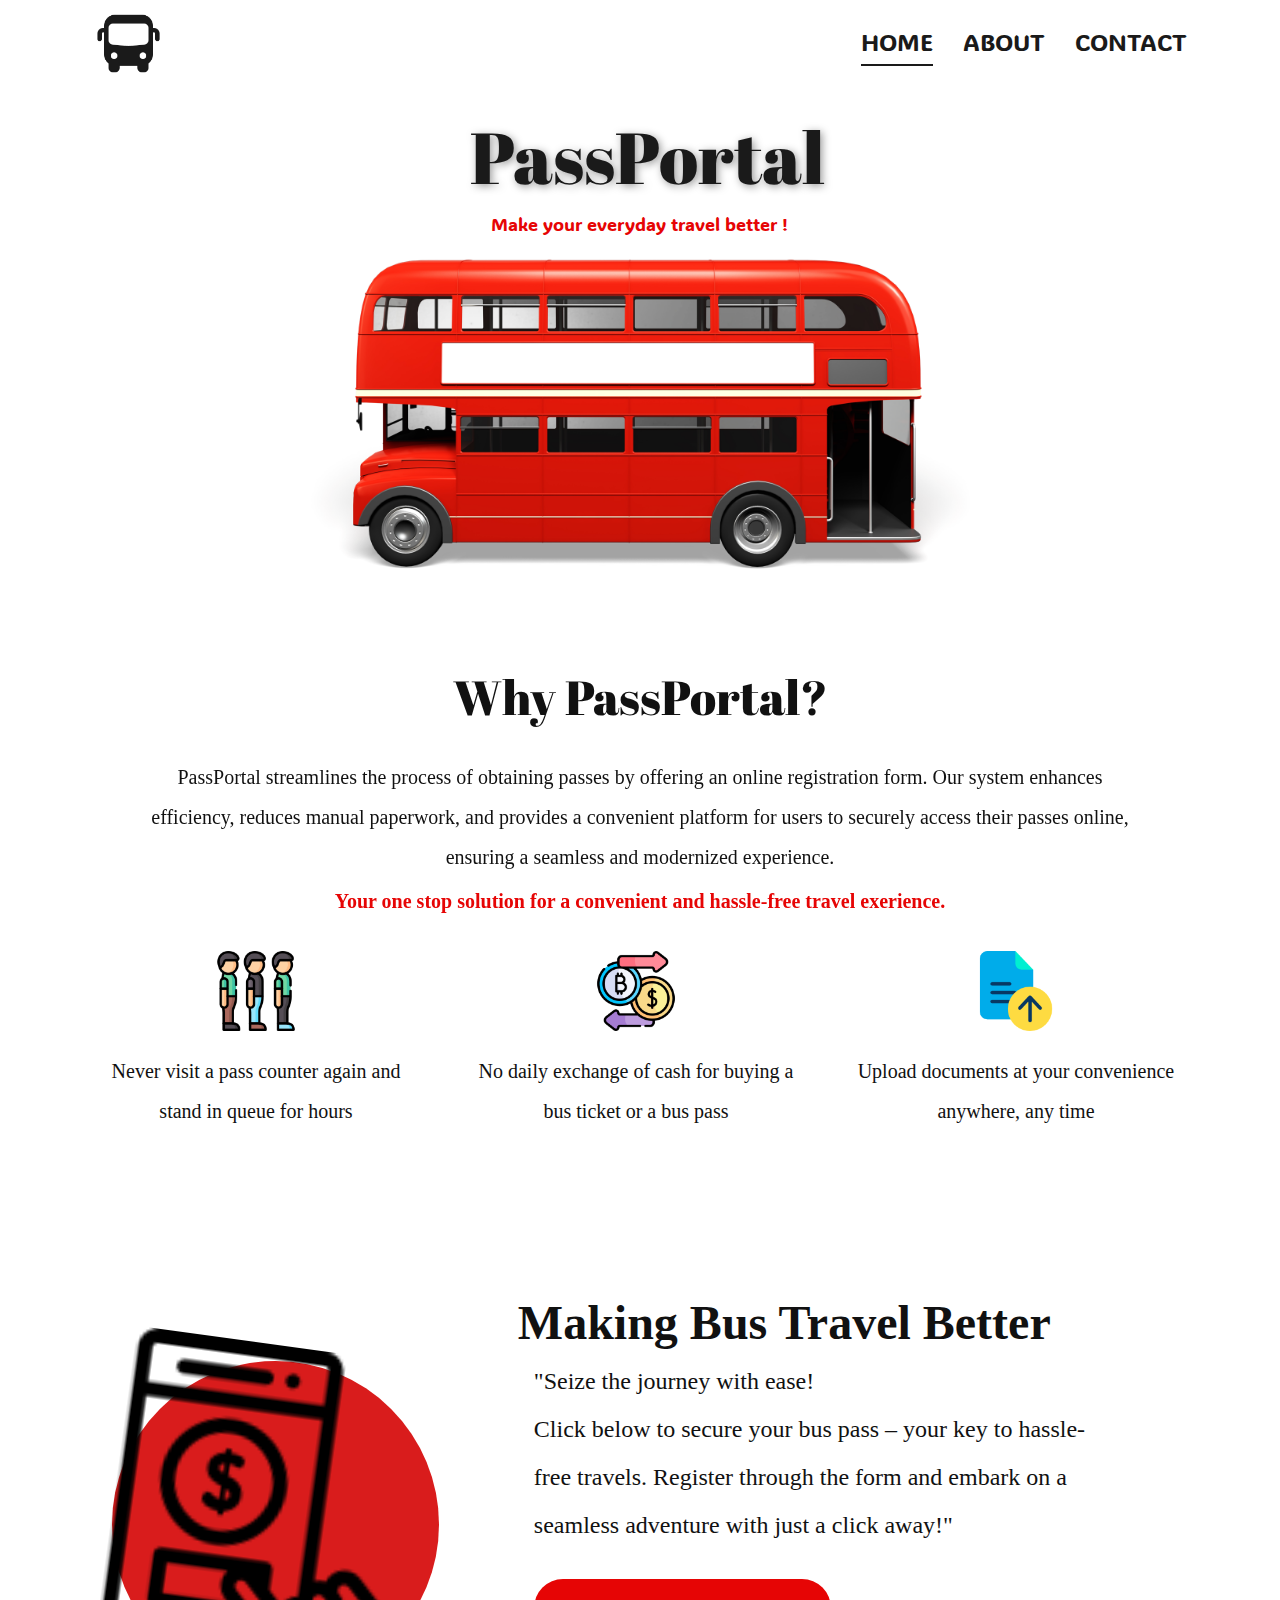
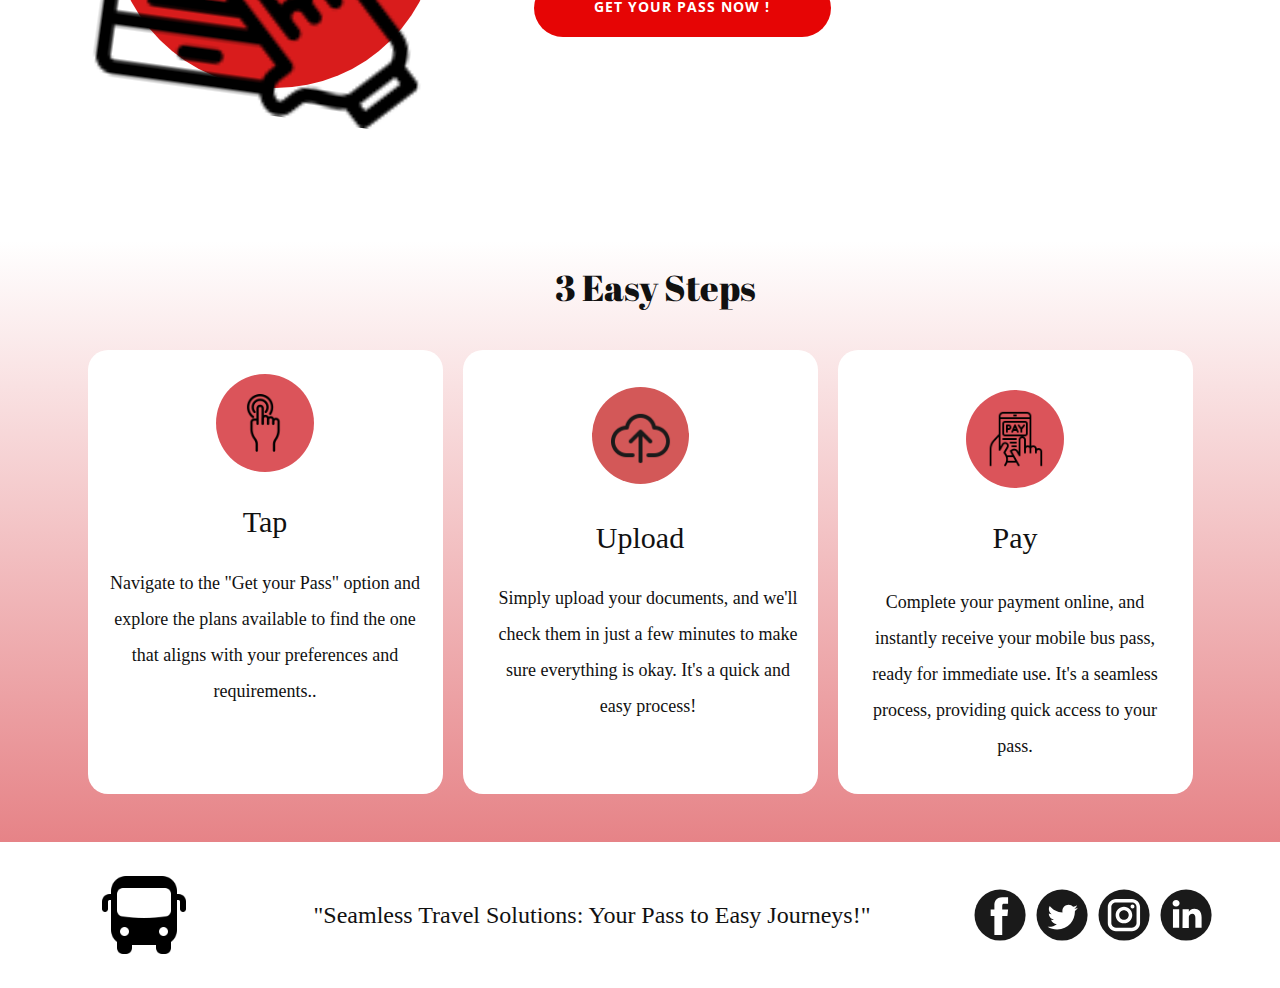
<file: Home.html>
<!DOCTYPE html>
<html style="font-size: 16px;" lang="en"><head>
    <meta name="viewport" content="width=device-width, initial-scale=1.0">
    <meta charset="utf-8">
    <meta name="keywords" content="​&nbsp;PassPortal">
    <meta name="description" content="">
    <title>Home</title>
    <link rel="stylesheet" href="nicepage.css" media="screen">
<link rel="stylesheet" href="Home.css" media="screen">
    <script class="u-script" type="text/javascript" src="jquery.js" defer=""></script>
    <script class="u-script" type="text/javascript" src="nicepage.js" defer=""></script>
    <meta name="generator" content="Nicepage 6.3.1, nicepage.com">
    <link id="u-theme-google-font" rel="stylesheet" href="https://fonts.googleapis.com/css?family=Roboto:100,100i,300,300i,400,400i,500,500i,700,700i,900,900i|Open+Sans:300,300i,400,400i,500,500i,600,600i,700,700i,800,800i">
    <link id="u-page-google-font" rel="stylesheet" href="https://fonts.googleapis.com/css?family=Abril+Fatface:400|ADLaM+Display:400">
    
    
    
    <script type="application/ld+json">{
		"@context": "http://schema.org",
		"@type": "Organization",
		"name": "",
		"logo": "images/9610428.png?rand=c450",
		"sameAs": []
}</script>
    <meta name="theme-color" content="#478ac9">
    <meta property="og:title" content="Home">
    <meta property="og:type" content="website">
  <meta data-intl-tel-input-cdn-path="intlTelInput/"></head>
  <body data-path-to-root="./" data-include-products="false" class="u-body u-xl-mode" data-lang="en"><header class="u-clearfix u-header u-header" id="sec-03e3"><div class="u-clearfix u-sheet u-sheet-1">
        <nav class="u-align-right u-menu u-menu-one-level u-offcanvas u-menu-1" data-position="">
          <div class="menu-collapse u-custom-font" style="font-size: 1.5rem; letter-spacing: 0px; font-family: &quot;ADLaM Display&quot;; text-transform: uppercase; font-weight: 400;">
            <a class="u-button-style u-custom-active-border-color u-custom-active-color u-custom-border u-custom-border-color u-custom-borders u-custom-hover-border-color u-custom-hover-color u-custom-left-right-menu-spacing u-custom-padding-bottom u-custom-text-active-color u-custom-text-color u-custom-text-hover-color u-custom-top-bottom-menu-spacing u-nav-link u-text-active-palette-1-base u-text-hover-palette-2-base" href="#">
              <svg class="u-svg-link" viewBox="0 0 24 24"><use xmlns:xlink="http://www.w3.org/1999/xlink" xlink:href="#menu-hamburger"></use></svg>
              <svg class="u-svg-content" version="1.1" id="menu-hamburger" viewBox="0 0 16 16" x="0px" y="0px" xmlns:xlink="http://www.w3.org/1999/xlink" xmlns="http://www.w3.org/2000/svg"><g><rect y="1" width="16" height="2"></rect><rect y="7" width="16" height="2"></rect><rect y="13" width="16" height="2"></rect>
</g></svg>
            </a>
          </div>
          <div class="u-custom-menu u-nav-container">
            <ul class="u-custom-font u-nav u-spacing-30 u-unstyled u-nav-1"><li class="u-nav-item"><a class="u-border-2 u-border-active-grey-90 u-border-hover-grey-50 u-border-no-left u-border-no-right u-border-no-top u-button-style u-nav-link u-text-active-grey-90 u-text-grey-90 u-text-hover-grey-90" href="Home.html" style="padding: 10px 0px;">Home</a>
</li><li class="u-nav-item"><a class="u-border-2 u-border-active-grey-90 u-border-hover-grey-50 u-border-no-left u-border-no-right u-border-no-top u-button-style u-nav-link u-text-active-grey-90 u-text-grey-90 u-text-hover-grey-90" href="About.html" style="padding: 10px 0px;">About</a>
</li><li class="u-nav-item"><a class="u-border-2 u-border-active-grey-90 u-border-hover-grey-50 u-border-no-left u-border-no-right u-border-no-top u-button-style u-nav-link u-text-active-grey-90 u-text-grey-90 u-text-hover-grey-90" href="Contact.html" style="padding: 10px 0px;">Contact</a>
</li></ul>
          </div>
          <div class="u-custom-menu u-nav-container-collapse">
            <div class="u-black u-container-style u-inner-container-layout u-opacity u-opacity-95 u-sidenav">
              <div class="u-inner-container-layout u-sidenav-overflow">
                <div class="u-menu-close"></div>
                <ul class="u-align-center u-nav u-popupmenu-items u-unstyled u-nav-2"><li class="u-nav-item"><a class="u-button-style u-nav-link" href="Home.html">Home</a>
</li><li class="u-nav-item"><a class="u-button-style u-nav-link" href="About.html">About</a>
</li><li class="u-nav-item"><a class="u-button-style u-nav-link" href="Contact.html">Contact</a>
</li></ul>
              </div>
            </div>
            <div class="u-black u-menu-overlay u-opacity u-opacity-70"></div>
          </div>
        </nav><span class="u-file-icon u-icon u-text-grey-90 u-icon-1"><img src="images/9610428-9af32df8.png" alt=""></span>
      </div></header>
    <section class="u-align-center u-clearfix u-section-1" id="carousel_68fe">
      
      
      <h2 class="u-custom-font u-text u-text-grey-90 u-text-1"><span class="u-icon u-icon-1"></span>&nbsp;PassPortal
      </h2>
      <p class="u-custom-font u-text u-text-custom-color-1 u-text-default-lg u-text-default-md u-text-default-sm u-text-default-xl u-text-hover-custom-color-1 u-text-2">Make your everyday travel better !</p>
      <img class="u-image u-image-contain u-image-default u-image-1" src="images/241291557-0.png" alt="" data-image-width="4000" data-image-height="2250">
      <h2 class="u-align-center u-custom-font u-text u-text-3" data-animation-name="customAnimationIn" data-animation-duration="1500" data-animation-delay="250">Why PassPortal?</h2>
      <p class="u-align-center u-text u-text-4" data-animation-name="customAnimationIn" data-animation-duration="1000"> PassPortal streamlines the process of obtaining passes by offering an online registration form. Our s​ystem enhances efficiency, reduces manual paperwork, and provides a convenient platform for users to securely access their passes online, ensuring a seamless and modernized experience.<br>
      </p>
      <p class="u-align-center u-custom-font u-font-georgia u-large-text u-text u-text-variant u-text-5" data-animation-name="customAnimationIn" data-animation-duration="1500" data-animation-delay="500">
        <span style="font-weight: 700;" class="u-text-custom-color-1">Your one stop solution for a convenient and hassle-free travel exerience.</span>
        <br>
      </p>
      <div class="custom-expanded u-list u-list-1">
        <div class="u-repeater u-repeater-1">
          <div class="u-container-align-center u-container-style u-list-item u-repeater-item">
            <div class="u-container-layout u-similar-container u-container-layout-1"><span class="u-align-center u-file-icon u-icon u-icon-2"><img src="images/6009580.png" alt=""></span>
              <p class="u-align-center u-custom-font u-font-georgia u-text u-text-6"> Never visit a pass counter again and stand in queue for hours</p>
            </div>
          </div>
          <div class="u-container-align-center u-container-style u-list-item u-repeater-item">
            <div class="u-container-layout u-similar-container u-container-layout-2"><span class="u-align-center u-file-icon u-icon u-icon-3"><img src="images/9478639.png" alt=""></span>
              <p class="u-align-center u-custom-font u-font-georgia u-text u-text-7"> No daily exchange of cash for buying a bus ticket or a bus pass</p>
            </div>
          </div>
          <div class="u-container-align-center u-container-style u-list-item u-repeater-item">
            <div class="u-container-layout u-similar-container u-container-layout-3"><span class="u-align-center u-file-icon u-icon u-icon-4"><img src="images/1091223.png" alt=""></span>
              <p class="u-align-center u-custom-font u-font-georgia u-text u-text-8"> Upload documents at your convenience anywhere, any time</p>
            </div>
          </div>
        </div>
      </div>
      <div class="custom-expanded data-layout-selected u-clearfix u-layout-wrap u-layout-wrap-1">
        <div class="u-layout">
          <div class="u-layout-row">
            <div class="u-align-center u-container-style u-layout-cell u-size-20 u-layout-cell-1">
              <div class="u-container-layout u-container-layout-4">
                <div class="custom-expanded u-custom-color-5 u-preserve-proportions u-shape u-shape-circle u-shape-1"></div>
                <div class="u-rotation-parent u-rotation-parent-1">
                  <img class="u-image u-image-contain u-image-default u-image-2" src="images/mobile-pass.png" alt="" data-image-width="600" data-image-height="600">
                </div>
              </div>
            </div>
            <div class="u-align-left u-container-style u-layout-cell u-size-40 u-layout-cell-2">
              <div class="u-container-layout u-container-layout-5">
                <h2 class="u-align-left u-custom-font u-font-georgia u-text u-text-9">Making Bus Travel Better</h2>
                <p class="u-align-left u-text u-text-10"> "Seize the journey with ease!<br>Click below to secure your bus pass – your key to hassle-free travels. Register through the form and embark on a seamless adventure with just a click away!" 
                </p>
                <a href="passType.html" class="u-active-black u-align-left u-border-none u-btn u-btn-round u-button-style u-custom-color-1 u-hover-black u-radius-50 u-btn-1">Get your pass now !<span style="font-size: 1rem;"></span>
                </a>
              </div>
            </div>
          </div>
        </div>
      </div>
      <div class="u-container-style u-expanded-width u-gradient u-group u-shape-rectangle u-group-1">
        <div class="u-container-layout u-container-layout-6">
          <h2 class="u-align-center u-custom-font u-text u-text-11">3 Easy Steps</h2>
          <div class="data-layout-selected u-clearfix u-gutter-20 u-layout-wrap u-layout-wrap-2">
            <div class="u-layout" style="">
              <div class="u-layout-row" style="">
                <div class="u-size-20">
                  <div class="u-layout-col">
                    <div class="u-container-style u-layout-cell u-radius-30 u-shape-round u-size-60 u-white u-layout-cell-3">
                      <div class="u-container-layout u-container-layout-7"><span class="u-align-center u-file-icon u-hover-feature u-icon u-icon-circle u-palette-2-base u-icon-5"><img src="images/3514343.png" alt=""></span>
                        <p class="u-align-center u-text u-text-12">Tap</p>
                        <p class="u-align-center u-text u-text-13"> Navigate to the "Get your Pass" option and explore the plans available to find the one that aligns with your preferences and requirements..</p>
                      </div>
                    </div>
                  </div>
                </div>
                <div class="u-size-20" style="">
                  <div class="u-layout-col" style="">
                    <div class="u-container-style u-layout-cell u-radius u-shape-round u-size-60 u-white u-layout-cell-4">
                      <div class="u-container-layout u-container-layout-8"><span class="u-align-center u-custom-color-7 u-file-icon u-icon u-icon-circle u-text-grey-90 u-icon-6"><img src="images/2956800-633926ca.png" alt=""></span>
                        <p class="u-align-center u-text u-text-14">Upload </p>
                        <p class="u-align-center u-text u-text-15"> Simply upload your documents, and we'll check them in just a few minutes to make sure everything is okay. It's a quick and easy process!</p>
                      </div>
                    </div>
                  </div>
                </div>
                <div class="u-size-20">
                  <div class="u-layout-col">
                    <div class="u-container-style u-layout-cell u-radius-30 u-shape-round u-size-60 u-white u-layout-cell-5">
                      <div class="u-container-layout u-container-layout-9"><span class="u-align-center u-file-icon u-hover-feature u-icon u-icon-circle u-palette-2-base u-icon-7"><img src="images/4393392.png" alt=""></span>
                        <p class="u-align-center u-text u-text-16">Pay</p>
                        <p class="u-align-center u-text u-text-17"> Complete your payment online, and instantly receive your mobile bus pass, ready for immediate use. It's a seamless process, providing quick access to your pass.</p>
                      </div>
                    </div>
                  </div>
                </div>
              </div>
            </div>
          </div>
        </div>
      </div>
    </section>
    
    
    
    <footer class="u-align-center-md u-align-center-sm u-align-center-xs u-clearfix u-footer" id="sec-6965"><div class="u-clearfix u-sheet u-sheet-1">
        <div class="u-align-left u-social-icons u-spacing-10 u-social-icons-1">
          <a class="u-social-url" title="facebook" target="_blank" href=""><span class="u-icon u-social-facebook u-social-icon u-text-grey-90"><svg class="u-svg-link" preserveAspectRatio="xMidYMin slice" viewBox="0 0 112 112" style=""><use xmlns:xlink="http://www.w3.org/1999/xlink" xlink:href="#svg-badb"></use></svg><svg class="u-svg-content" viewBox="0 0 112 112" x="0" y="0" id="svg-badb"><circle fill="currentColor" cx="56.1" cy="56.1" r="55"></circle><path fill="#FFFFFF" d="M73.5,31.6h-9.1c-1.4,0-3.6,0.8-3.6,3.9v8.5h12.6L72,58.3H60.8v40.8H43.9V58.3h-8V43.9h8v-9.2
      c0-6.7,3.1-17,17-17h12.5v13.9H73.5z"></path></svg></span>
          </a>
          <a class="u-social-url" title="twitter" target="_blank" href=""><span class="u-icon u-social-icon u-social-twitter u-text-grey-90"><svg class="u-svg-link" preserveAspectRatio="xMidYMin slice" viewBox="0 0 112 112" style=""><use xmlns:xlink="http://www.w3.org/1999/xlink" xlink:href="#svg-9629"></use></svg><svg class="u-svg-content" viewBox="0 0 112 112" x="0" y="0" id="svg-9629"><circle fill="currentColor" class="st0" cx="56.1" cy="56.1" r="55"></circle><path fill="#FFFFFF" d="M83.8,47.3c0,0.6,0,1.2,0,1.7c0,17.7-13.5,38.2-38.2,38.2C38,87.2,31,85,25,81.2c1,0.1,2.1,0.2,3.2,0.2
      c6.3,0,12.1-2.1,16.7-5.7c-5.9-0.1-10.8-4-12.5-9.3c0.8,0.2,1.7,0.2,2.5,0.2c1.2,0,2.4-0.2,3.5-0.5c-6.1-1.2-10.8-6.7-10.8-13.1
      c0-0.1,0-0.1,0-0.2c1.8,1,3.9,1.6,6.1,1.7c-3.6-2.4-6-6.5-6-11.2c0-2.5,0.7-4.8,1.8-6.7c6.6,8.1,16.5,13.5,27.6,14
      c-0.2-1-0.3-2-0.3-3.1c0-7.4,6-13.4,13.4-13.4c3.9,0,7.3,1.6,9.8,4.2c3.1-0.6,5.9-1.7,8.5-3.3c-1,3.1-3.1,5.8-5.9,7.4
      c2.7-0.3,5.3-1,7.7-2.1C88.7,43,86.4,45.4,83.8,47.3z"></path></svg></span>
          </a>
          <a class="u-social-url" title="instagram" target="_blank" href=""><span class="u-icon u-social-icon u-social-instagram u-text-grey-90"><svg class="u-svg-link" preserveAspectRatio="xMidYMin slice" viewBox="0 0 112 112" style=""><use xmlns:xlink="http://www.w3.org/1999/xlink" xlink:href="#svg-58f8"></use></svg><svg class="u-svg-content" viewBox="0 0 112 112" x="0" y="0" id="svg-58f8"><circle fill="currentColor" cx="56.1" cy="56.1" r="55"></circle><path fill="#FFFFFF" d="M55.9,38.2c-9.9,0-17.9,8-17.9,17.9C38,66,46,74,55.9,74c9.9,0,17.9-8,17.9-17.9C73.8,46.2,65.8,38.2,55.9,38.2
      z M55.9,66.4c-5.7,0-10.3-4.6-10.3-10.3c-0.1-5.7,4.6-10.3,10.3-10.3c5.7,0,10.3,4.6,10.3,10.3C66.2,61.8,61.6,66.4,55.9,66.4z"></path><path fill="#FFFFFF" d="M74.3,33.5c-2.3,0-4.2,1.9-4.2,4.2s1.9,4.2,4.2,4.2s4.2-1.9,4.2-4.2S76.6,33.5,74.3,33.5z"></path><path fill="#FFFFFF" d="M73.1,21.3H38.6c-9.7,0-17.5,7.9-17.5,17.5v34.5c0,9.7,7.9,17.6,17.5,17.6h34.5c9.7,0,17.5-7.9,17.5-17.5V38.8
      C90.6,29.1,82.7,21.3,73.1,21.3z M83,73.3c0,5.5-4.5,9.9-9.9,9.9H38.6c-5.5,0-9.9-4.5-9.9-9.9V38.8c0-5.5,4.5-9.9,9.9-9.9h34.5
      c5.5,0,9.9,4.5,9.9,9.9V73.3z"></path></svg></span>
          </a>
          <a class="u-social-url" title="linkedin" target="_blank" href=""><span class="u-icon u-social-icon u-social-linkedin u-text-grey-90"><svg class="u-svg-link" preserveAspectRatio="xMidYMin slice" viewBox="0 0 112 112" style=""><use xmlns:xlink="http://www.w3.org/1999/xlink" xlink:href="#svg-cb81"></use></svg><svg class="u-svg-content" viewBox="0 0 112 112" x="0" y="0" id="svg-cb81"><circle fill="currentColor" cx="56.1" cy="56.1" r="55"></circle><path fill="#FFFFFF" d="M41.3,83.7H27.9V43.4h13.4V83.7z M34.6,37.9L34.6,37.9c-4.6,0-7.5-3.1-7.5-7c0-4,3-7,7.6-7s7.4,3,7.5,7
      C42.2,34.8,39.2,37.9,34.6,37.9z M89.6,83.7H76.2V62.2c0-5.4-1.9-9.1-6.8-9.1c-3.7,0-5.9,2.5-6.9,4.9c-0.4,0.9-0.4,2.1-0.4,3.3v22.5
      H48.7c0,0,0.2-36.5,0-40.3h13.4v5.7c1.8-2.7,5-6.7,12.1-6.7c8.8,0,15.4,5.8,15.4,18.1V83.7z"></path></svg></span>
          </a>
        </div>
        <a href="https://nicepage.com" class="u-hidden-xs u-image u-logo u-image-1" data-image-width="128" data-image-height="128">
          <img src="images/9610428.png?rand=c450" class="u-logo-image u-logo-image-1">
        </a>
        <p class="u-align-center-lg u-align-center-md u-align-center-xl u-text u-text-1"> "Seamless Travel Solutions: Your Pass to Easy Journeys!"</p>
      </div></footer>
    <!-- <section class="u-backlink u-clearfix u-grey-80">
      <a class="u-link" href="https://nicepage.com/website-templates" target="_blank">
        <span>Website Templates</span>
      </a>
      <p class="u-text">
        <span>created with</span>
      </p>
      <a class="u-link" href="" target="_blank">
        <span>Website Builder Software</span>
      </a>. 
    </section> -->
  
</body></html>
</file>
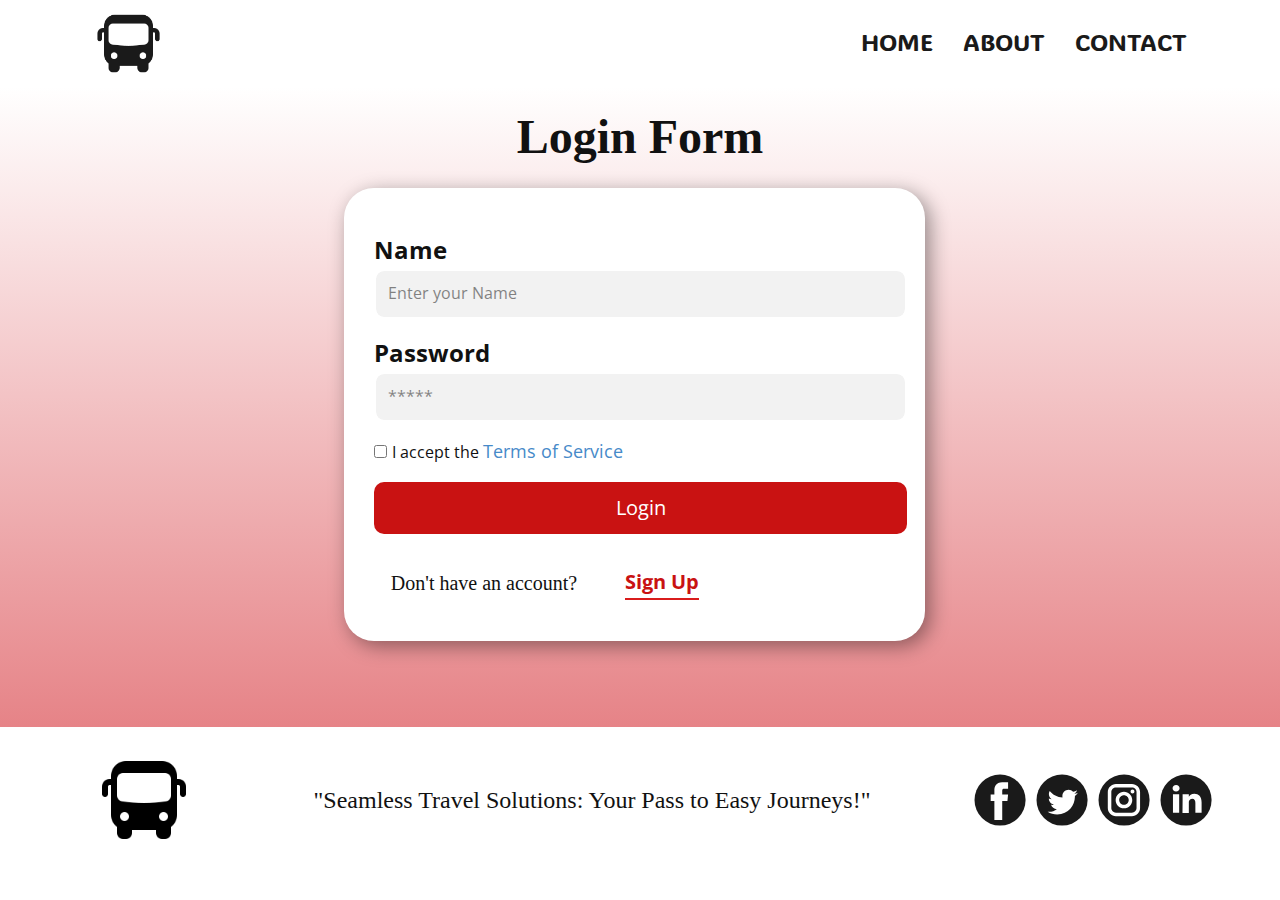
<file: login-page.html>
<!DOCTYPE html>
<html style="font-size: 16px;" lang="en"><head>
    <meta name="viewport" content="width=device-width, initial-scale=1.0">
    <meta charset="utf-8">
    <meta name="keywords" content="Login Form​">
    <meta name="description" content="">
    <title>login page</title>
    <link rel="stylesheet" href="nicepage.css" media="screen">
<link rel="stylesheet" href="login-page.css" media="screen">
    <script class="u-script" type="text/javascript" src="jquery.js" defer=""></script>
    <script class="u-script" type="text/javascript" src="nicepage.js" defer=""></script>
    <meta name="generator" content="Nicepage 6.3.1, nicepage.com">
    <meta name="referrer" content="origin">
    <link id="u-theme-google-font" rel="stylesheet" href="https://fonts.googleapis.com/css?family=Roboto:100,100i,300,300i,400,400i,500,500i,700,700i,900,900i|Open+Sans:300,300i,400,400i,500,500i,600,600i,700,700i,800,800i">
    <link id="u-page-google-font" rel="stylesheet" href="https://fonts.googleapis.com/css?family=ADLaM+Display:400">
    
    
    
    <script type="application/ld+json">{
		"@context": "http://schema.org",
		"@type": "Organization",
		"name": "",
		"logo": "images/9610428.png?rand=c450",
		"sameAs": []
}</script>
    <meta name="theme-color" content="#478ac9">
    <meta property="og:title" content="login page">
    <meta property="og:type" content="website">
  <meta data-intl-tel-input-cdn-path="intlTelInput/"></head>
  <body data-path-to-root="./" data-include-products="false" class="u-body u-xl-mode" data-lang="en"><header class="u-clearfix u-header u-header" id="sec-03e3"><div class="u-clearfix u-sheet u-sheet-1">
        <nav class="u-align-right u-menu u-menu-one-level u-offcanvas u-menu-1" data-position="">
          <div class="menu-collapse u-custom-font" style="font-size: 1.5rem; letter-spacing: 0px; font-family: &quot;ADLaM Display&quot;; text-transform: uppercase; font-weight: 400;">
            <a class="u-button-style u-custom-active-border-color u-custom-active-color u-custom-border u-custom-border-color u-custom-borders u-custom-hover-border-color u-custom-hover-color u-custom-left-right-menu-spacing u-custom-padding-bottom u-custom-text-active-color u-custom-text-color u-custom-text-hover-color u-custom-top-bottom-menu-spacing u-nav-link u-text-active-palette-1-base u-text-hover-palette-2-base" href="#">
              <svg class="u-svg-link" viewBox="0 0 24 24"><use xmlns:xlink="http://www.w3.org/1999/xlink" xlink:href="#menu-hamburger"></use></svg>
              <svg class="u-svg-content" version="1.1" id="menu-hamburger" viewBox="0 0 16 16" x="0px" y="0px" xmlns:xlink="http://www.w3.org/1999/xlink" xmlns="http://www.w3.org/2000/svg"><g><rect y="1" width="16" height="2"></rect><rect y="7" width="16" height="2"></rect><rect y="13" width="16" height="2"></rect>
</g></svg>
            </a>
          </div>
          <div class="u-custom-menu u-nav-container">
            <ul class="u-custom-font u-nav u-spacing-30 u-unstyled u-nav-1"><li class="u-nav-item"><a class="u-border-2 u-border-active-grey-90 u-border-hover-grey-50 u-border-no-left u-border-no-right u-border-no-top u-button-style u-nav-link u-text-active-grey-90 u-text-grey-90 u-text-hover-grey-90" href="Home.html" style="padding: 10px 0px;">Home</a>
</li><li class="u-nav-item"><a class="u-border-2 u-border-active-grey-90 u-border-hover-grey-50 u-border-no-left u-border-no-right u-border-no-top u-button-style u-nav-link u-text-active-grey-90 u-text-grey-90 u-text-hover-grey-90" href="About.html" style="padding: 10px 0px;">About</a>
</li><li class="u-nav-item"><a class="u-border-2 u-border-active-grey-90 u-border-hover-grey-50 u-border-no-left u-border-no-right u-border-no-top u-button-style u-nav-link u-text-active-grey-90 u-text-grey-90 u-text-hover-grey-90" href="Contact.html" style="padding: 10px 0px;">Contact</a>
</li></ul>
          </div>
          <div class="u-custom-menu u-nav-container-collapse">
            <div class="u-black u-container-style u-inner-container-layout u-opacity u-opacity-95 u-sidenav">
              <div class="u-inner-container-layout u-sidenav-overflow">
                <div class="u-menu-close"></div>
                <ul class="u-align-center u-nav u-popupmenu-items u-unstyled u-nav-2"><li class="u-nav-item"><a class="u-button-style u-nav-link" href="Home.html">Home</a>
</li><li class="u-nav-item"><a class="u-button-style u-nav-link" href="About.html">About</a>
</li><li class="u-nav-item"><a class="u-button-style u-nav-link" href="Contact.html">Contact</a>
</li></ul>
              </div>
            </div>
            <div class="u-black u-menu-overlay u-opacity u-opacity-70"></div>
          </div>
        </nav><span class="u-file-icon u-icon u-text-grey-90 u-icon-1"><img src="images/9610428-9af32df8.png" alt=""></span>
      </div></header>
    <section class="u-align-center u-clearfix u-gradient u-section-1" id="carousel_e4ec">
      <div class="u-clearfix u-sheet u-sheet-1">
        <h2 class="u-custom-font u-font-georgia u-text u-text-default u-text-1">Login Form </h2>
        <div class="u-align-center u-container-style u-group u-radius-30 u-shape-round u-white u-group-1">
          <div class="u-container-layout u-container-layout-1">
            <div class="custom-expanded u-form u-form-1">
              <form action="https://forms.nicepagesrv.com/v2/form/process" class="u-clearfix u-form-spacing-15 u-form-vertical u-inner-form" source="email" name="form" style="padding: 0px;">
                <div class="u-form-group u-form-name">
                  <label for="name-4c18" class="u-label u-label-1">Name</label>
                  <input type="text" placeholder="Enter your Name" id="name-4c18" name="name" class="u-border-2 u-border-white u-grey-5 u-input u-input-rectangle u-radius-10" required="">
                </div>
                <div class="u-form-email u-form-group">
                  <label for="email-4c18" class="u-label u-label-2">Password</label>
                  <input type="email" placeholder="*****" id="email-4c18" name="email" class="u-border-2 u-border-white u-grey-5 u-input u-input-rectangle u-radius-10" required="">
                </div>
                <div class="u-form-agree u-form-group u-form-group-3">
                  <label class="u-field-label"></label>
                  <input type="checkbox" id="agree-a472" name="agree" class="u-agree-checkbox u-field-input" required="">
                  <label for="agree-a472" class="u-block-9fb2-22 u-field-label" style="">I accept the <a href="#">Terms of Service</a>
                  </label>
                </div>
                <div class="u-align-right u-form-group u-form-submit">
                  <a href="#" class="u-active-grey-15 u-border-active-palette-4-light-1 u-border-hover-palette-4-light-1 u-border-none u-btn u-btn-round u-btn-submit u-button-style u-custom-color-6 u-hover-custom-color-4 u-radius-10 u-btn-1">Login</a>
                  <input type="submit" value="submit" class="u-form-control-hidden">
                </div>
                <div class="u-form-send-message u-form-send-success"> Thank you! Your message has been sent. </div>
                <div class="u-form-send-error u-form-send-message"> Unable to send your message. Please fix errors then try again. </div>
                <input type="hidden" value="" name="recaptchaResponse">
                <input type="hidden" name="formServices" value="dd7dcbce-d4ac-adae-8eba-ad81b3d771e7">
              </form>
            </div>
            <a href="RegisterPage.html" class="u-active-none u-border-2 u-border-active-palette-2-dark-1 u-border-custom-color-5 u-border-hover-palette-2-base u-border-no-left u-border-no-right u-border-no-top u-btn u-button-style u-hover-none u-none u-text-custom-color-6 u-text-hover-palette-2-base u-btn-2">Sign Up</a>
            <p class="u-text u-text-2">Don't have an account?&nbsp; </p>
          </div>
        </div>
      </div>
    </section>
    
    
    
    <footer class="u-align-center-md u-align-center-sm u-align-center-xs u-clearfix u-footer" id="sec-6965"><div class="u-clearfix u-sheet u-sheet-1">
        <div class="u-align-left u-social-icons u-spacing-10 u-social-icons-1">
          <a class="u-social-url" title="facebook" target="_blank" href=""><span class="u-icon u-social-facebook u-social-icon u-text-grey-90"><svg class="u-svg-link" preserveAspectRatio="xMidYMin slice" viewBox="0 0 112 112" style=""><use xmlns:xlink="http://www.w3.org/1999/xlink" xlink:href="#svg-badb"></use></svg><svg class="u-svg-content" viewBox="0 0 112 112" x="0" y="0" id="svg-badb"><circle fill="currentColor" cx="56.1" cy="56.1" r="55"></circle><path fill="#FFFFFF" d="M73.5,31.6h-9.1c-1.4,0-3.6,0.8-3.6,3.9v8.5h12.6L72,58.3H60.8v40.8H43.9V58.3h-8V43.9h8v-9.2
      c0-6.7,3.1-17,17-17h12.5v13.9H73.5z"></path></svg></span>
          </a>
          <a class="u-social-url" title="twitter" target="_blank" href=""><span class="u-icon u-social-icon u-social-twitter u-text-grey-90"><svg class="u-svg-link" preserveAspectRatio="xMidYMin slice" viewBox="0 0 112 112" style=""><use xmlns:xlink="http://www.w3.org/1999/xlink" xlink:href="#svg-9629"></use></svg><svg class="u-svg-content" viewBox="0 0 112 112" x="0" y="0" id="svg-9629"><circle fill="currentColor" class="st0" cx="56.1" cy="56.1" r="55"></circle><path fill="#FFFFFF" d="M83.8,47.3c0,0.6,0,1.2,0,1.7c0,17.7-13.5,38.2-38.2,38.2C38,87.2,31,85,25,81.2c1,0.1,2.1,0.2,3.2,0.2
      c6.3,0,12.1-2.1,16.7-5.7c-5.9-0.1-10.8-4-12.5-9.3c0.8,0.2,1.7,0.2,2.5,0.2c1.2,0,2.4-0.2,3.5-0.5c-6.1-1.2-10.8-6.7-10.8-13.1
      c0-0.1,0-0.1,0-0.2c1.8,1,3.9,1.6,6.1,1.7c-3.6-2.4-6-6.5-6-11.2c0-2.5,0.7-4.8,1.8-6.7c6.6,8.1,16.5,13.5,27.6,14
      c-0.2-1-0.3-2-0.3-3.1c0-7.4,6-13.4,13.4-13.4c3.9,0,7.3,1.6,9.8,4.2c3.1-0.6,5.9-1.7,8.5-3.3c-1,3.1-3.1,5.8-5.9,7.4
      c2.7-0.3,5.3-1,7.7-2.1C88.7,43,86.4,45.4,83.8,47.3z"></path></svg></span>
          </a>
          <a class="u-social-url" title="instagram" target="_blank" href=""><span class="u-icon u-social-icon u-social-instagram u-text-grey-90"><svg class="u-svg-link" preserveAspectRatio="xMidYMin slice" viewBox="0 0 112 112" style=""><use xmlns:xlink="http://www.w3.org/1999/xlink" xlink:href="#svg-58f8"></use></svg><svg class="u-svg-content" viewBox="0 0 112 112" x="0" y="0" id="svg-58f8"><circle fill="currentColor" cx="56.1" cy="56.1" r="55"></circle><path fill="#FFFFFF" d="M55.9,38.2c-9.9,0-17.9,8-17.9,17.9C38,66,46,74,55.9,74c9.9,0,17.9-8,17.9-17.9C73.8,46.2,65.8,38.2,55.9,38.2
      z M55.9,66.4c-5.7,0-10.3-4.6-10.3-10.3c-0.1-5.7,4.6-10.3,10.3-10.3c5.7,0,10.3,4.6,10.3,10.3C66.2,61.8,61.6,66.4,55.9,66.4z"></path><path fill="#FFFFFF" d="M74.3,33.5c-2.3,0-4.2,1.9-4.2,4.2s1.9,4.2,4.2,4.2s4.2-1.9,4.2-4.2S76.6,33.5,74.3,33.5z"></path><path fill="#FFFFFF" d="M73.1,21.3H38.6c-9.7,0-17.5,7.9-17.5,17.5v34.5c0,9.7,7.9,17.6,17.5,17.6h34.5c9.7,0,17.5-7.9,17.5-17.5V38.8
      C90.6,29.1,82.7,21.3,73.1,21.3z M83,73.3c0,5.5-4.5,9.9-9.9,9.9H38.6c-5.5,0-9.9-4.5-9.9-9.9V38.8c0-5.5,4.5-9.9,9.9-9.9h34.5
      c5.5,0,9.9,4.5,9.9,9.9V73.3z"></path></svg></span>
          </a>
          <a class="u-social-url" title="linkedin" target="_blank" href=""><span class="u-icon u-social-icon u-social-linkedin u-text-grey-90"><svg class="u-svg-link" preserveAspectRatio="xMidYMin slice" viewBox="0 0 112 112" style=""><use xmlns:xlink="http://www.w3.org/1999/xlink" xlink:href="#svg-cb81"></use></svg><svg class="u-svg-content" viewBox="0 0 112 112" x="0" y="0" id="svg-cb81"><circle fill="currentColor" cx="56.1" cy="56.1" r="55"></circle><path fill="#FFFFFF" d="M41.3,83.7H27.9V43.4h13.4V83.7z M34.6,37.9L34.6,37.9c-4.6,0-7.5-3.1-7.5-7c0-4,3-7,7.6-7s7.4,3,7.5,7
      C42.2,34.8,39.2,37.9,34.6,37.9z M89.6,83.7H76.2V62.2c0-5.4-1.9-9.1-6.8-9.1c-3.7,0-5.9,2.5-6.9,4.9c-0.4,0.9-0.4,2.1-0.4,3.3v22.5
      H48.7c0,0,0.2-36.5,0-40.3h13.4v5.7c1.8-2.7,5-6.7,12.1-6.7c8.8,0,15.4,5.8,15.4,18.1V83.7z"></path></svg></span>
          </a>
        </div>
        <a href="https://nicepage.com" class="u-hidden-xs u-image u-logo u-image-1" data-image-width="128" data-image-height="128">
          <img src="images/9610428.png?rand=c450" class="u-logo-image u-logo-image-1">
        </a>
        <p class="u-align-center-lg u-align-center-md u-align-center-xl u-text u-text-1"> "Seamless Travel Solutions: Your Pass to Easy Journeys!"</p>
      </div></footer>
    <!-- <section class="u-backlink u-clearfix u-grey-80">
      <a class="u-link" href="https://nicepage.com/website-templates" target="_blank">
        <span>Website Templates</span>
      </a>
      <p class="u-text">
        <span>created with</span>
      </p>
      <a class="u-link" href="" target="_blank">
        <span>Website Builder Software</span>
      </a>. 
    </section> -->
  
</body></html>
</file>
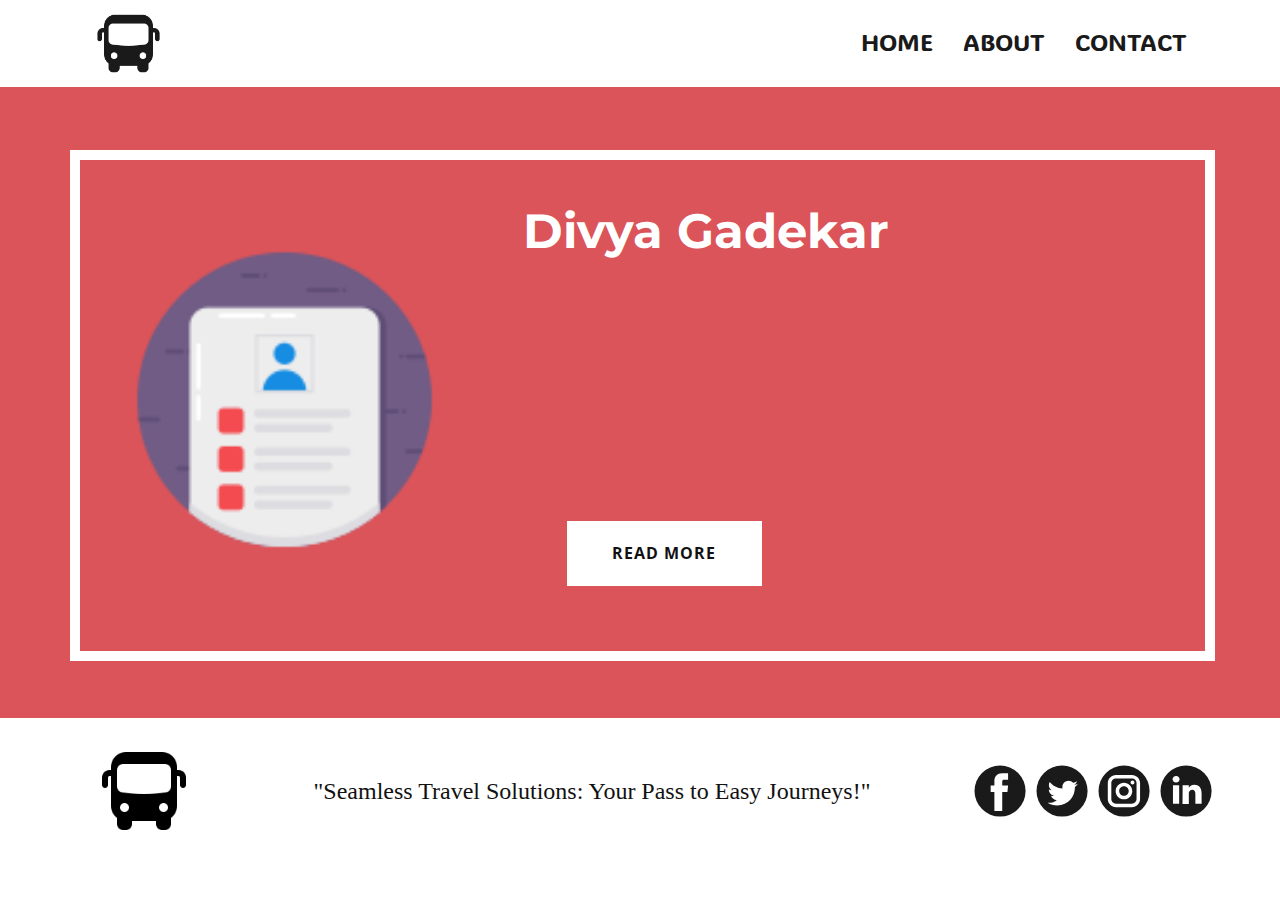
<file: Page-1.html>
<!DOCTYPE html>
<html style="font-size: 16px;" lang="en"><head>
    <meta name="viewport" content="width=device-width, initial-scale=1.0">
    <meta charset="utf-8">
    <meta name="keywords" content="Divya Gadekar​">
    <meta name="description" content="">
    <title>Page 1</title>
    <link rel="stylesheet" href="nicepage.css" media="screen">
<link rel="stylesheet" href="Page-1.css" media="screen">
    <script class="u-script" type="text/javascript" src="jquery.js" defer=""></script>
    <script class="u-script" type="text/javascript" src="nicepage.js" defer=""></script>
    <meta name="generator" content="Nicepage 6.3.1, nicepage.com">
    <link id="u-theme-google-font" rel="stylesheet" href="https://fonts.googleapis.com/css?family=Roboto:100,100i,300,300i,400,400i,500,500i,700,700i,900,900i|Open+Sans:300,300i,400,400i,500,500i,600,600i,700,700i,800,800i">
    <link id="u-page-google-font" rel="stylesheet" href="https://fonts.googleapis.com/css?family=Montserrat:100,100i,200,200i,300,300i,400,400i,500,500i,600,600i,700,700i,800,800i,900,900i|ADLaM+Display:400">
    
    
    
    <script type="application/ld+json">{
		"@context": "http://schema.org",
		"@type": "Organization",
		"name": "",
		"logo": "images/9610428.png?rand=c450",
		"sameAs": []
}</script>
    <meta name="theme-color" content="#478ac9">
    <meta property="og:title" content="Page 1">
    <meta property="og:type" content="website">
  <meta data-intl-tel-input-cdn-path="intlTelInput/"></head>
  <body data-path-to-root="./" data-include-products="false" class="u-body u-xl-mode" data-lang="en"><header class="u-clearfix u-header u-header" id="sec-03e3"><div class="u-clearfix u-sheet u-sheet-1">
        <nav class="u-align-right u-menu u-menu-one-level u-offcanvas u-menu-1" data-position="">
          <div class="menu-collapse u-custom-font" style="font-size: 1.5rem; letter-spacing: 0px; font-family: &quot;ADLaM Display&quot;; text-transform: uppercase; font-weight: 400;">
            <a class="u-button-style u-custom-active-border-color u-custom-active-color u-custom-border u-custom-border-color u-custom-borders u-custom-hover-border-color u-custom-hover-color u-custom-left-right-menu-spacing u-custom-padding-bottom u-custom-text-active-color u-custom-text-color u-custom-text-hover-color u-custom-top-bottom-menu-spacing u-nav-link u-text-active-palette-1-base u-text-hover-palette-2-base" href="#">
              <svg class="u-svg-link" viewBox="0 0 24 24"><use xmlns:xlink="http://www.w3.org/1999/xlink" xlink:href="#menu-hamburger"></use></svg>
              <svg class="u-svg-content" version="1.1" id="menu-hamburger" viewBox="0 0 16 16" x="0px" y="0px" xmlns:xlink="http://www.w3.org/1999/xlink" xmlns="http://www.w3.org/2000/svg"><g><rect y="1" width="16" height="2"></rect><rect y="7" width="16" height="2"></rect><rect y="13" width="16" height="2"></rect>
</g></svg>
            </a>
          </div>
          <div class="u-custom-menu u-nav-container">
            <ul class="u-custom-font u-nav u-spacing-30 u-unstyled u-nav-1"><li class="u-nav-item"><a class="u-border-2 u-border-active-grey-90 u-border-hover-grey-50 u-border-no-left u-border-no-right u-border-no-top u-button-style u-nav-link u-text-active-grey-90 u-text-grey-90 u-text-hover-grey-90" href="Home.html" style="padding: 10px 0px;">Home</a>
</li><li class="u-nav-item"><a class="u-border-2 u-border-active-grey-90 u-border-hover-grey-50 u-border-no-left u-border-no-right u-border-no-top u-button-style u-nav-link u-text-active-grey-90 u-text-grey-90 u-text-hover-grey-90" href="About.html" style="padding: 10px 0px;">About</a>
</li><li class="u-nav-item"><a class="u-border-2 u-border-active-grey-90 u-border-hover-grey-50 u-border-no-left u-border-no-right u-border-no-top u-button-style u-nav-link u-text-active-grey-90 u-text-grey-90 u-text-hover-grey-90" href="Contact.html" style="padding: 10px 0px;">Contact</a>
</li></ul>
          </div>
          <div class="u-custom-menu u-nav-container-collapse">
            <div class="u-black u-container-style u-inner-container-layout u-opacity u-opacity-95 u-sidenav">
              <div class="u-inner-container-layout u-sidenav-overflow">
                <div class="u-menu-close"></div>
                <ul class="u-align-center u-nav u-popupmenu-items u-unstyled u-nav-2"><li class="u-nav-item"><a class="u-button-style u-nav-link" href="Home.html">Home</a>
</li><li class="u-nav-item"><a class="u-button-style u-nav-link" href="About.html">About</a>
</li><li class="u-nav-item"><a class="u-button-style u-nav-link" href="Contact.html">Contact</a>
</li></ul>
              </div>
            </div>
            <div class="u-black u-menu-overlay u-opacity u-opacity-70"></div>
          </div>
        </nav><span class="u-file-icon u-icon u-text-grey-90 u-icon-1"><img src="images/9610428-9af32df8.png" alt=""></span>
      </div></header>
    <section class="u-align-center u-clearfix u-palette-2-base u-section-1" id="carousel_f180">
      <div class="u-clearfix u-sheet u-sheet-1">
        <div class="u-align-left u-border-10 u-border-white u-container-style u-group u-shape-rectangle u-group-1">
          <div class="u-container-layout u-container-layout-1">
            <h2 class="u-custom-font u-font-montserrat u-text u-text-1">Divya Gadekar </h2>
            <img class="u-image u-image-default u-image-1" src="images/2397697.png" alt="" data-image-width="128" data-image-height="128">
            <a href="https://nicepage.me" class="u-align-left-md u-align-left-sm u-align-left-xs u-border-none u-btn u-button-style u-hover-black u-text-hover-white u-white u-btn-1">read more</a>
          </div>
        </div>
      </div>
    </section>
    
    
    
    <footer class="u-align-center-md u-align-center-sm u-align-center-xs u-clearfix u-footer" id="sec-6965"><div class="u-clearfix u-sheet u-sheet-1">
        <div class="u-align-left u-social-icons u-spacing-10 u-social-icons-1">
          <a class="u-social-url" title="facebook" target="_blank" href=""><span class="u-icon u-social-facebook u-social-icon u-text-grey-90"><svg class="u-svg-link" preserveAspectRatio="xMidYMin slice" viewBox="0 0 112 112" style=""><use xmlns:xlink="http://www.w3.org/1999/xlink" xlink:href="#svg-badb"></use></svg><svg class="u-svg-content" viewBox="0 0 112 112" x="0" y="0" id="svg-badb"><circle fill="currentColor" cx="56.1" cy="56.1" r="55"></circle><path fill="#FFFFFF" d="M73.5,31.6h-9.1c-1.4,0-3.6,0.8-3.6,3.9v8.5h12.6L72,58.3H60.8v40.8H43.9V58.3h-8V43.9h8v-9.2
      c0-6.7,3.1-17,17-17h12.5v13.9H73.5z"></path></svg></span>
          </a>
          <a class="u-social-url" title="twitter" target="_blank" href=""><span class="u-icon u-social-icon u-social-twitter u-text-grey-90"><svg class="u-svg-link" preserveAspectRatio="xMidYMin slice" viewBox="0 0 112 112" style=""><use xmlns:xlink="http://www.w3.org/1999/xlink" xlink:href="#svg-9629"></use></svg><svg class="u-svg-content" viewBox="0 0 112 112" x="0" y="0" id="svg-9629"><circle fill="currentColor" class="st0" cx="56.1" cy="56.1" r="55"></circle><path fill="#FFFFFF" d="M83.8,47.3c0,0.6,0,1.2,0,1.7c0,17.7-13.5,38.2-38.2,38.2C38,87.2,31,85,25,81.2c1,0.1,2.1,0.2,3.2,0.2
      c6.3,0,12.1-2.1,16.7-5.7c-5.9-0.1-10.8-4-12.5-9.3c0.8,0.2,1.7,0.2,2.5,0.2c1.2,0,2.4-0.2,3.5-0.5c-6.1-1.2-10.8-6.7-10.8-13.1
      c0-0.1,0-0.1,0-0.2c1.8,1,3.9,1.6,6.1,1.7c-3.6-2.4-6-6.5-6-11.2c0-2.5,0.7-4.8,1.8-6.7c6.6,8.1,16.5,13.5,27.6,14
      c-0.2-1-0.3-2-0.3-3.1c0-7.4,6-13.4,13.4-13.4c3.9,0,7.3,1.6,9.8,4.2c3.1-0.6,5.9-1.7,8.5-3.3c-1,3.1-3.1,5.8-5.9,7.4
      c2.7-0.3,5.3-1,7.7-2.1C88.7,43,86.4,45.4,83.8,47.3z"></path></svg></span>
          </a>
          <a class="u-social-url" title="instagram" target="_blank" href=""><span class="u-icon u-social-icon u-social-instagram u-text-grey-90"><svg class="u-svg-link" preserveAspectRatio="xMidYMin slice" viewBox="0 0 112 112" style=""><use xmlns:xlink="http://www.w3.org/1999/xlink" xlink:href="#svg-58f8"></use></svg><svg class="u-svg-content" viewBox="0 0 112 112" x="0" y="0" id="svg-58f8"><circle fill="currentColor" cx="56.1" cy="56.1" r="55"></circle><path fill="#FFFFFF" d="M55.9,38.2c-9.9,0-17.9,8-17.9,17.9C38,66,46,74,55.9,74c9.9,0,17.9-8,17.9-17.9C73.8,46.2,65.8,38.2,55.9,38.2
      z M55.9,66.4c-5.7,0-10.3-4.6-10.3-10.3c-0.1-5.7,4.6-10.3,10.3-10.3c5.7,0,10.3,4.6,10.3,10.3C66.2,61.8,61.6,66.4,55.9,66.4z"></path><path fill="#FFFFFF" d="M74.3,33.5c-2.3,0-4.2,1.9-4.2,4.2s1.9,4.2,4.2,4.2s4.2-1.9,4.2-4.2S76.6,33.5,74.3,33.5z"></path><path fill="#FFFFFF" d="M73.1,21.3H38.6c-9.7,0-17.5,7.9-17.5,17.5v34.5c0,9.7,7.9,17.6,17.5,17.6h34.5c9.7,0,17.5-7.9,17.5-17.5V38.8
      C90.6,29.1,82.7,21.3,73.1,21.3z M83,73.3c0,5.5-4.5,9.9-9.9,9.9H38.6c-5.5,0-9.9-4.5-9.9-9.9V38.8c0-5.5,4.5-9.9,9.9-9.9h34.5
      c5.5,0,9.9,4.5,9.9,9.9V73.3z"></path></svg></span>
          </a>
          <a class="u-social-url" title="linkedin" target="_blank" href=""><span class="u-icon u-social-icon u-social-linkedin u-text-grey-90"><svg class="u-svg-link" preserveAspectRatio="xMidYMin slice" viewBox="0 0 112 112" style=""><use xmlns:xlink="http://www.w3.org/1999/xlink" xlink:href="#svg-cb81"></use></svg><svg class="u-svg-content" viewBox="0 0 112 112" x="0" y="0" id="svg-cb81"><circle fill="currentColor" cx="56.1" cy="56.1" r="55"></circle><path fill="#FFFFFF" d="M41.3,83.7H27.9V43.4h13.4V83.7z M34.6,37.9L34.6,37.9c-4.6,0-7.5-3.1-7.5-7c0-4,3-7,7.6-7s7.4,3,7.5,7
      C42.2,34.8,39.2,37.9,34.6,37.9z M89.6,83.7H76.2V62.2c0-5.4-1.9-9.1-6.8-9.1c-3.7,0-5.9,2.5-6.9,4.9c-0.4,0.9-0.4,2.1-0.4,3.3v22.5
      H48.7c0,0,0.2-36.5,0-40.3h13.4v5.7c1.8-2.7,5-6.7,12.1-6.7c8.8,0,15.4,5.8,15.4,18.1V83.7z"></path></svg></span>
          </a>
        </div>
        <a href="https://nicepage.com" class="u-hidden-xs u-image u-logo u-image-1" data-image-width="128" data-image-height="128">
          <img src="images/9610428.png?rand=c450" class="u-logo-image u-logo-image-1">
        </a>
        <p class="u-align-center-lg u-align-center-md u-align-center-xl u-text u-text-1"> "Seamless Travel Solutions: Your Pass to Easy Journeys!"</p>
      </div></footer>
    <!-- <section class="u-backlink u-clearfix u-grey-80">
      <a class="u-link" href="https://nicepage.com/website-templates" target="_blank">
        <span>Website Templates</span>
      </a>
      <p class="u-text">
        <span>created with</span>
      </p>
      <a class="u-link" href="" target="_blank">
        <span>Website Builder Software</span>
      </a>. 
    </section> -->
  
</body></html>
</file>
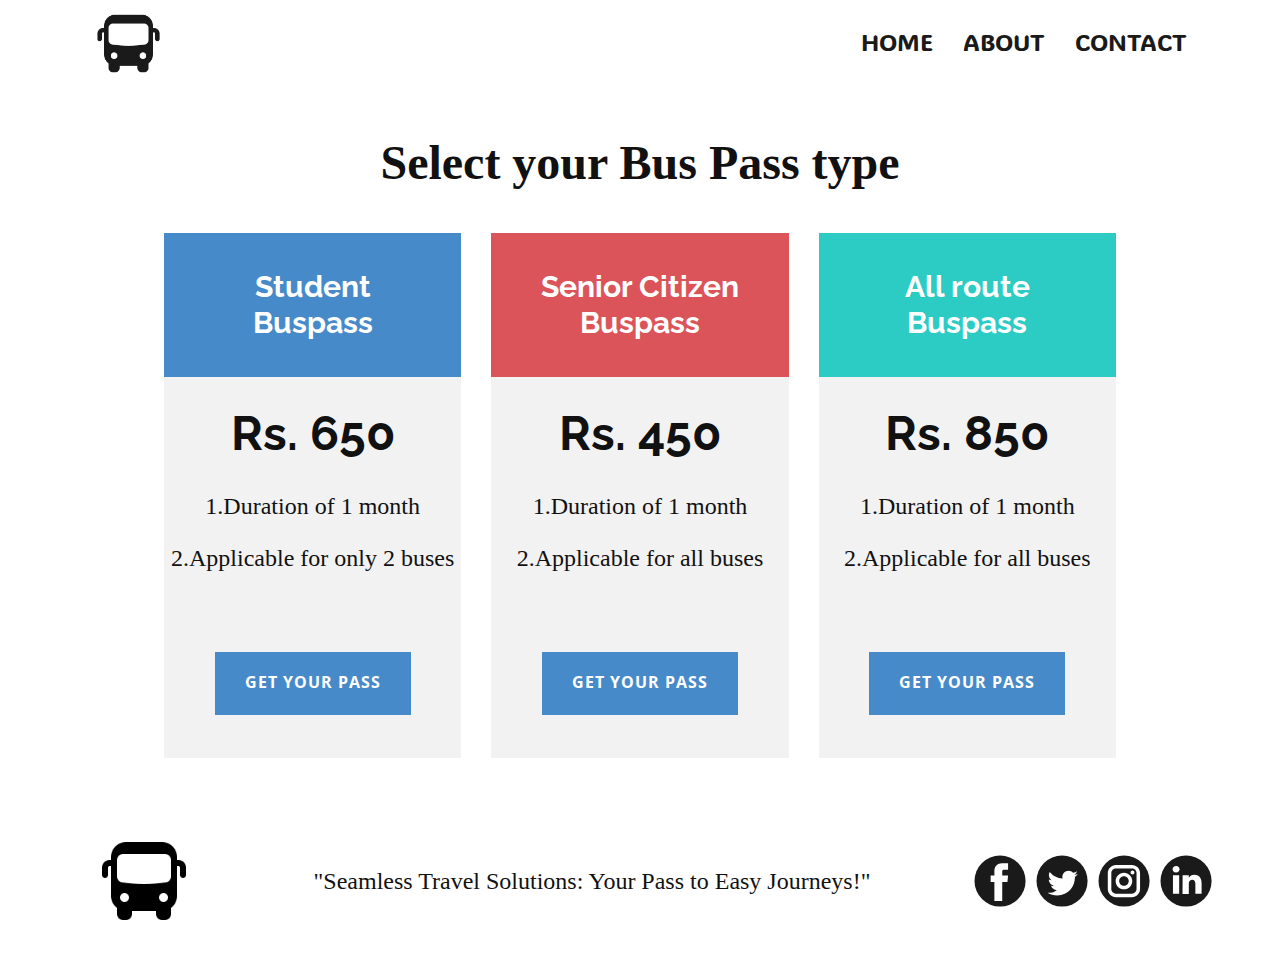
<file: passType.html>
<!DOCTYPE html>
<html style="font-size: 16px;" lang="en"><head>
    <meta name="viewport" content="width=device-width, initial-scale=1.0">
    <meta charset="utf-8">
    <meta name="keywords" content="Select your Bus Pass type, Rs. 650​, Rs. 500, Rs. 750">
    <meta name="description" content="">
    <title>passType</title>
    <link rel="stylesheet" href="nicepage.css" media="screen">
<link rel="stylesheet" href="passType.css" media="screen">
    <script class="u-script" type="text/javascript" src="jquery.js" defer=""></script>
    <script class="u-script" type="text/javascript" src="nicepage.js" defer=""></script>
    <meta name="generator" content="Nicepage 6.3.1, nicepage.com">
    <link id="u-theme-google-font" rel="stylesheet" href="https://fonts.googleapis.com/css?family=Roboto:100,100i,300,300i,400,400i,500,500i,700,700i,900,900i|Open+Sans:300,300i,400,400i,500,500i,600,600i,700,700i,800,800i">
    <link id="u-page-google-font" rel="stylesheet" href="https://fonts.googleapis.com/css?family=Raleway:100,100i,200,200i,300,300i,400,400i,500,500i,600,600i,700,700i,800,800i,900,900i|ADLaM+Display:400">
    
    
    
    <script type="application/ld+json">{
		"@context": "http://schema.org",
		"@type": "Organization",
		"name": "",
		"logo": "images/9610428.png?rand=c450",
		"sameAs": []
}</script>
    <meta name="theme-color" content="#478ac9">
    <meta property="og:title" content="passType">
    <meta property="og:type" content="website">
  <meta data-intl-tel-input-cdn-path="intlTelInput/"></head>
  <body data-path-to-root="./" data-include-products="false" class="u-body u-xl-mode" data-lang="en"><header class="u-clearfix u-header u-header" id="sec-03e3"><div class="u-clearfix u-sheet u-sheet-1">
        <nav class="u-align-right u-menu u-menu-one-level u-offcanvas u-menu-1" data-position="">
          <div class="menu-collapse u-custom-font" style="font-size: 1.5rem; letter-spacing: 0px; font-family: &quot;ADLaM Display&quot;; text-transform: uppercase; font-weight: 400;">
            <a class="u-button-style u-custom-active-border-color u-custom-active-color u-custom-border u-custom-border-color u-custom-borders u-custom-hover-border-color u-custom-hover-color u-custom-left-right-menu-spacing u-custom-padding-bottom u-custom-text-active-color u-custom-text-color u-custom-text-hover-color u-custom-top-bottom-menu-spacing u-nav-link u-text-active-palette-1-base u-text-hover-palette-2-base" href="#">
              <svg class="u-svg-link" viewBox="0 0 24 24"><use xmlns:xlink="http://www.w3.org/1999/xlink" xlink:href="#menu-hamburger"></use></svg>
              <svg class="u-svg-content" version="1.1" id="menu-hamburger" viewBox="0 0 16 16" x="0px" y="0px" xmlns:xlink="http://www.w3.org/1999/xlink" xmlns="http://www.w3.org/2000/svg"><g><rect y="1" width="16" height="2"></rect><rect y="7" width="16" height="2"></rect><rect y="13" width="16" height="2"></rect>
</g></svg>
            </a>
          </div>
          <div class="u-custom-menu u-nav-container">
            <ul class="u-custom-font u-nav u-spacing-30 u-unstyled u-nav-1"><li class="u-nav-item"><a class="u-border-2 u-border-active-grey-90 u-border-hover-grey-50 u-border-no-left u-border-no-right u-border-no-top u-button-style u-nav-link u-text-active-grey-90 u-text-grey-90 u-text-hover-grey-90" href="Home.html" style="padding: 10px 0px;">Home</a>
</li><li class="u-nav-item"><a class="u-border-2 u-border-active-grey-90 u-border-hover-grey-50 u-border-no-left u-border-no-right u-border-no-top u-button-style u-nav-link u-text-active-grey-90 u-text-grey-90 u-text-hover-grey-90" href="About.html" style="padding: 10px 0px;">About</a>
</li><li class="u-nav-item"><a class="u-border-2 u-border-active-grey-90 u-border-hover-grey-50 u-border-no-left u-border-no-right u-border-no-top u-button-style u-nav-link u-text-active-grey-90 u-text-grey-90 u-text-hover-grey-90" href="Contact.html" style="padding: 10px 0px;">Contact</a>
</li></ul>
          </div>
          <div class="u-custom-menu u-nav-container-collapse">
            <div class="u-black u-container-style u-inner-container-layout u-opacity u-opacity-95 u-sidenav">
              <div class="u-inner-container-layout u-sidenav-overflow">
                <div class="u-menu-close"></div>
                <ul class="u-align-center u-nav u-popupmenu-items u-unstyled u-nav-2"><li class="u-nav-item"><a class="u-button-style u-nav-link" href="Home.html">Home</a>
</li><li class="u-nav-item"><a class="u-button-style u-nav-link" href="About.html">About</a>
</li><li class="u-nav-item"><a class="u-button-style u-nav-link" href="Contact.html">Contact</a>
</li></ul>
              </div>
            </div>
            <div class="u-black u-menu-overlay u-opacity u-opacity-70"></div>
          </div>
        </nav><span class="u-file-icon u-icon u-text-grey-90 u-icon-1"><img src="images/9610428-9af32df8.png" alt=""></span>
      </div></header>
    <section class="u-clearfix u-container-align-center u-section-1" id="carousel_3bbf">
      <div class="u-clearfix u-sheet u-valign-middle u-sheet-1">
        <h2 class="u-align-center u-custom-font u-font-georgia u-text u-text-default u-text-1">Select your Bus Pass type</h2>
        <div class="u-list u-list-1">
          <div class="u-repeater u-repeater-1">
            <div class="u-container-align-center u-container-style u-grey-5 u-list-item u-repeater-item u-list-item-1">
              <div class="u-container-layout u-similar-container u-container-layout-1">
                <div class="u-container-style u-custom-item u-expanded-width u-group u-palette-1-base u-group-1">
                  <div class="u-container-layout u-valign-middle u-container-layout-2">
                    <h3 class="u-align-center u-custom-font u-font-raleway u-text u-text-default u-text-2">Student Buspass </h3>
                  </div>
                </div>
                <h2 class="u-align-center u-custom-font u-font-raleway u-text u-text-default u-text-3">Rs. 650 </h2>
                <p class="u-align-center u-text u-text-default u-text-4">1.Duration of 1 month<br>2.Applicable for only 2 buses<br>
                </p>
                <a href="login-page.html" class="u-align-center u-btn u-button-style u-hover-palette-1-dark-1 u-palette-1-base u-btn-1">Get your pass</a>
              </div>
            </div>
            <div class="u-container-style u-grey-5 u-list-item u-repeater-item u-list-item-2">
              <div class="u-container-layout u-similar-container u-container-layout-3">
                <div class="u-container-align-center u-container-style u-custom-item u-expanded-width u-group u-palette-2-base u-group-2">
                  <div class="u-container-layout u-valign-middle u-container-layout-4">
                    <h3 class="u-align-center u-custom-font u-font-raleway u-text u-text-default u-text-5">Senior Citizen Buspass </h3>
                  </div>
                </div>
                <h2 class="u-align-center u-custom-font u-font-raleway u-text u-text-default u-text-6">Rs. 450</h2>
                <p class="u-align-center u-text u-text-default u-text-7"> 1.Duration of 1 month<br>2.Applicable for all buses<br>
                </p>
                <a href="login-page.html" class="u-align-center u-btn u-button-style u-hover-palette-1-dark-1 u-palette-1-base u-btn-2">GET YOUR PASS</a>
              </div>
            </div>
            <div class="u-container-style u-grey-5 u-list-item u-repeater-item u-list-item-3">
              <div class="u-container-layout u-similar-container u-container-layout-5">
                <div class="u-container-align-center u-container-style u-custom-item u-expanded-width u-group u-palette-4-base u-group-3">
                  <div class="u-container-layout u-valign-middle u-container-layout-6">
                    <h3 class="u-align-center u-custom-font u-font-raleway u-text u-text-default u-text-8">All route Buspass</h3>
                  </div>
                </div>
                <h2 class="u-align-center u-custom-font u-font-raleway u-text u-text-default u-text-9">Rs. 850</h2>
                <p class="u-align-center u-text u-text-default u-text-10"> 1.Duration of 1 month<br>2.Applicable for all buses
                </p>
                <a href="login-page.html" class="u-align-center u-btn u-button-style u-hover-palette-1-dark-1 u-palette-1-base u-btn-3">GET YOUR PASS</a>
              </div>
            </div>
          </div>
        </div>
      </div>
    </section>
    
    
    
    <footer class="u-align-center-md u-align-center-sm u-align-center-xs u-clearfix u-footer" id="sec-6965"><div class="u-clearfix u-sheet u-sheet-1">
        <div class="u-align-left u-social-icons u-spacing-10 u-social-icons-1">
          <a class="u-social-url" title="facebook" target="_blank" href=""><span class="u-icon u-social-facebook u-social-icon u-text-grey-90"><svg class="u-svg-link" preserveAspectRatio="xMidYMin slice" viewBox="0 0 112 112" ><use xmlns:xlink="http://www.w3.org/1999/xlink" xlink:href="#svg-badb"></use></svg><svg class="u-svg-content" viewBox="0 0 112 112" x="0" y="0" id="svg-badb"><circle fill="currentColor" cx="56.1" cy="56.1" r="55"></circle><path fill="#FFFFFF" d="M73.5,31.6h-9.1c-1.4,0-3.6,0.8-3.6,3.9v8.5h12.6L72,58.3H60.8v40.8H43.9V58.3h-8V43.9h8v-9.2
      c0-6.7,3.1-17,17-17h12.5v13.9H73.5z"></path></svg></span>
          </a>
          <a class="u-social-url" title="twitter" target="_blank" href=""><span class="u-icon u-social-icon u-social-twitter u-text-grey-90"><svg class="u-svg-link" preserveAspectRatio="xMidYMin slice" viewBox="0 0 112 112"><use xmlns:xlink="http://www.w3.org/1999/xlink" xlink:href="#svg-9629"></use></svg><svg class="u-svg-content" viewBox="0 0 112 112" x="0" y="0" id="svg-9629"><circle fill="currentColor" class="st0" cx="56.1" cy="56.1" r="55"></circle><path fill="#FFFFFF" d="M83.8,47.3c0,0.6,0,1.2,0,1.7c0,17.7-13.5,38.2-38.2,38.2C38,87.2,31,85,25,81.2c1,0.1,2.1,0.2,3.2,0.2
      c6.3,0,12.1-2.1,16.7-5.7c-5.9-0.1-10.8-4-12.5-9.3c0.8,0.2,1.7,0.2,2.5,0.2c1.2,0,2.4-0.2,3.5-0.5c-6.1-1.2-10.8-6.7-10.8-13.1
      c0-0.1,0-0.1,0-0.2c1.8,1,3.9,1.6,6.1,1.7c-3.6-2.4-6-6.5-6-11.2c0-2.5,0.7-4.8,1.8-6.7c6.6,8.1,16.5,13.5,27.6,14
      c-0.2-1-0.3-2-0.3-3.1c0-7.4,6-13.4,13.4-13.4c3.9,0,7.3,1.6,9.8,4.2c3.1-0.6,5.9-1.7,8.5-3.3c-1,3.1-3.1,5.8-5.9,7.4
      c2.7-0.3,5.3-1,7.7-2.1C88.7,43,86.4,45.4,83.8,47.3z"></path></svg></span>
          </a>
          <a class="u-social-url" title="instagram" target="_blank" href=""><span class="u-icon u-social-icon u-social-instagram u-text-grey-90"><svg class="u-svg-link" preserveAspectRatio="xMidYMin slice" viewBox="0 0 112 112"><use xmlns:xlink="http://www.w3.org/1999/xlink" xlink:href="#svg-58f8"></use></svg><svg class="u-svg-content" viewBox="0 0 112 112" x="0" y="0" id="svg-58f8"><circle fill="currentColor" cx="56.1" cy="56.1" r="55"></circle><path fill="#FFFFFF" d="M55.9,38.2c-9.9,0-17.9,8-17.9,17.9C38,66,46,74,55.9,74c9.9,0,17.9-8,17.9-17.9C73.8,46.2,65.8,38.2,55.9,38.2
      z M55.9,66.4c-5.7,0-10.3-4.6-10.3-10.3c-0.1-5.7,4.6-10.3,10.3-10.3c5.7,0,10.3,4.6,10.3,10.3C66.2,61.8,61.6,66.4,55.9,66.4z"></path>
      <path fill="#FFFFFF" 
      d="M74.3,33.5c-2.3,0-4.2,1.9-4.2,4.2s1.9,4.2,4.2,4.2s4.2-1.9,4.2-4.2S76.6,33.5,74.3,33.5z"></path><path fill="#FFFFFF" d="M73.1,21.3H38.6c-9.7,0-17.5,7.9-17.5,17.5v34.5c0,9.7,7.9,17.6,17.5,17.6h34.5c9.7,0,17.5-7.9,17.5-17.5V38.8
      C90.6,29.1,82.7,21.3,73.1,21.3z M83,73.3c0,5.5-4.5,9.9-9.9,9.9H38.6c-5.5,0-9.9-4.5-9.9-9.9V38.8c0-5.5,4.5-9.9,9.9-9.9h34.5
      c5.5,0,9.9,4.5,9.9,9.9V73.3z"></path>
    </svg></span>
          </a>
          <a class="u-social-url" title="linkedin" target="_blank" href=""><span class="u-icon u-social-icon u-social-linkedin u-text-grey-90"><svg class="u-svg-link" preserveAspectRatio="xMidYMin slice" viewBox="0 0 112 112"><use xmlns:xlink="http://www.w3.org/1999/xlink" xlink:href="#svg-cb81"></use></svg><svg class="u-svg-content" viewBox="0 0 112 112" x="0" y="0" id="svg-cb81"><circle fill="currentColor" cx="56.1" cy="56.1" r="55"></circle><path fill="#FFFFFF" d="M41.3,83.7H27.9V43.4h13.4V83.7z M34.6,37.9L34.6,37.9c-4.6,0-7.5-3.1-7.5-7c0-4,3-7,7.6-7s7.4,3,7.5,7
      C42.2,34.8,39.2,37.9,34.6,37.9z M89.6,83.7H76.2V62.2c0-5.4-1.9-9.1-6.8-9.1c-3.7,0-5.9,2.5-6.9,4.9c-0.4,0.9-0.4,2.1-0.4,3.3v22.5
      H48.7c0,0,0.2-36.5,0-40.3h13.4v5.7c1.8-2.7,5-6.7,12.1-6.7c8.8,0,15.4,5.8,15.4,18.1V83.7z"></path></svg></span>
          </a>
        </div>
        <a href="https://nicepage.com" class="u-hidden-xs u-image u-logo u-image-1" data-image-width="128" data-image-height="128">
          <img src="images/9610428.png?rand=c450" class="u-logo-image u-logo-image-1">
        </a>
        <p class="u-align-center-lg u-align-center-md u-align-center-xl u-text u-text-1"> "Seamless Travel Solutions: Your Pass to Easy Journeys!"</p>
      </div></footer>
    <!-- <section class="u-backlink u-clearfix u-grey-80">
      <a class="u-link" href="https://nicepage.com/website-templates" target="_blank">
        <span>Website Templates</span>
      </a>
      <p class="u-text">
        <span>created with</span>
      </p>
      <a class="u-link" href="" target="_blank">
        <span>Website Builder Software</span>
      </a>. 
    </section> -->
  
</body></html>
</file>
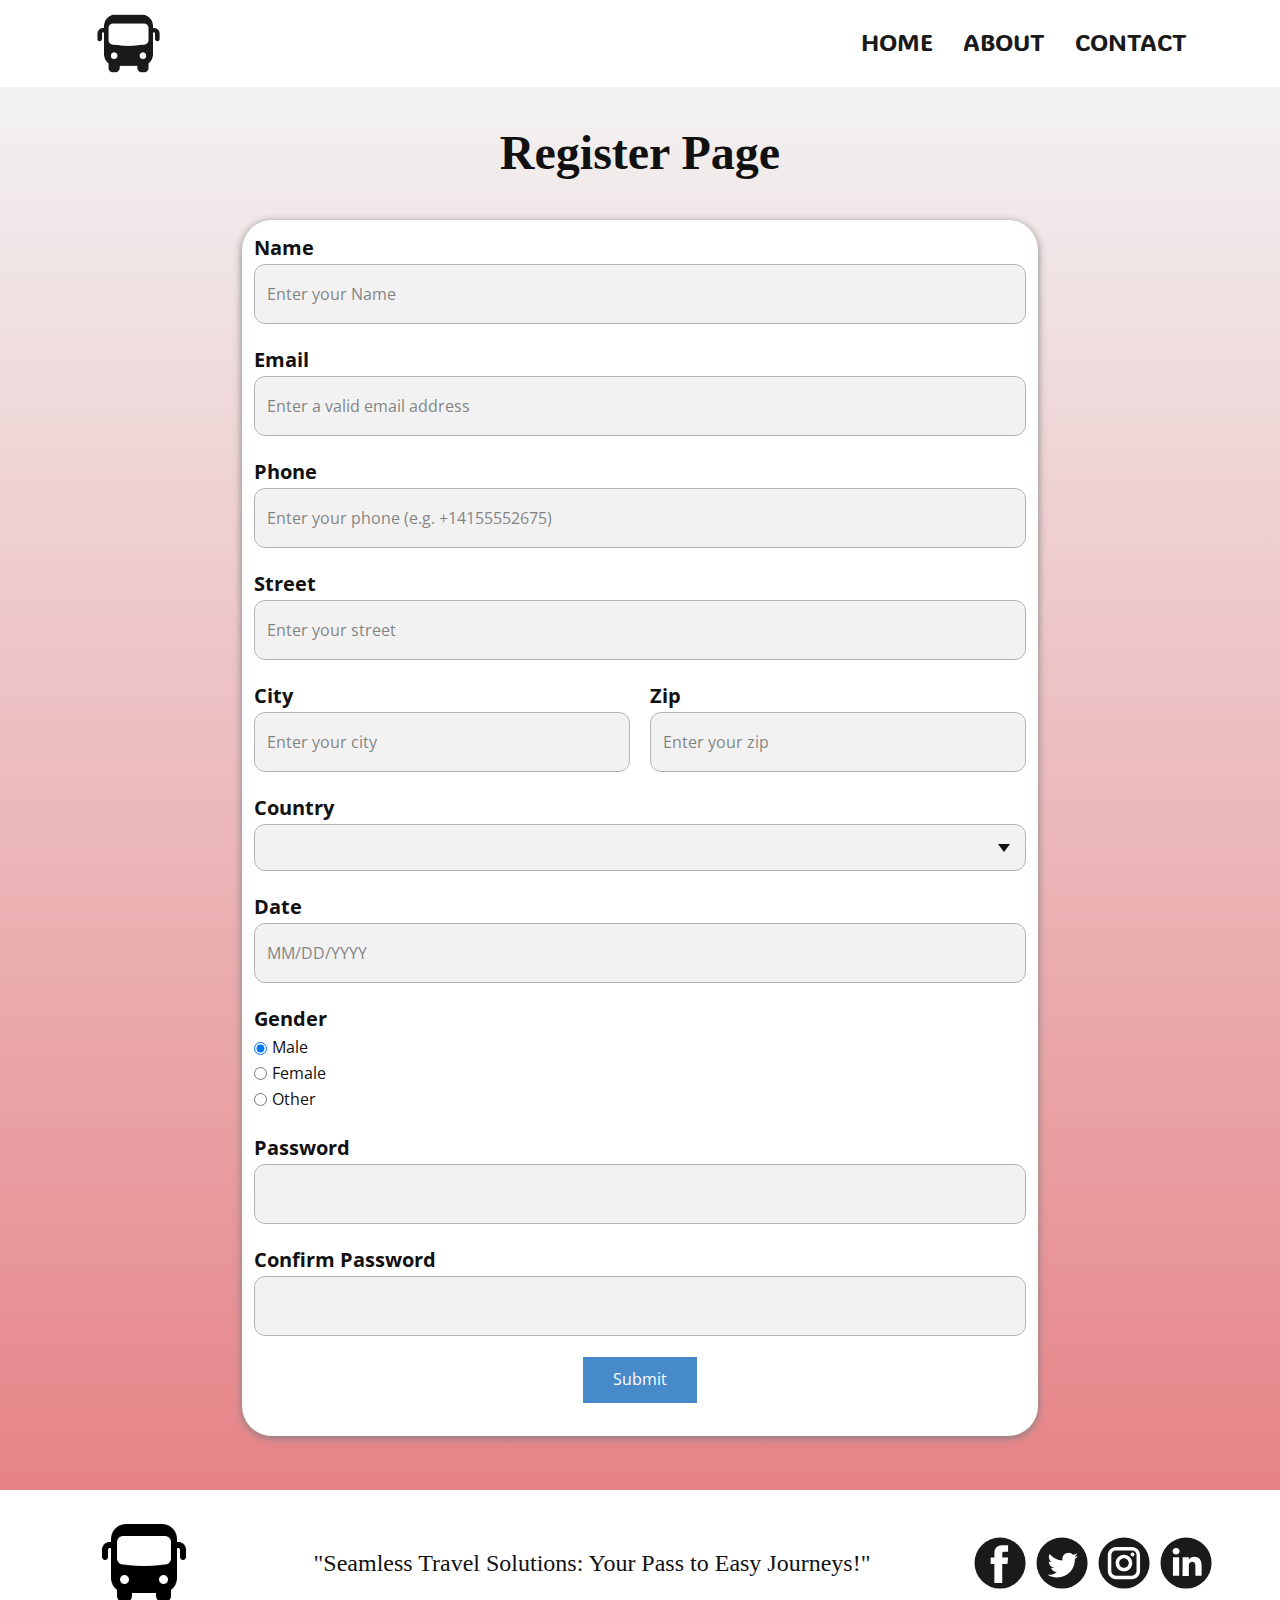
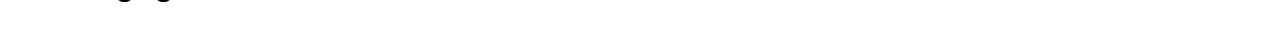
<file: RegisterPage.html>
<!DOCTYPE html>
<html style="font-size: 16px;" lang="en"><head>
    <meta name="viewport" content="width=device-width, initial-scale=1.0">
    <meta charset="utf-8">
    <meta name="keywords" content="Register Page">
    <meta name="description" content="">
    <title>RegisterPage</title>
    <link rel="stylesheet" href="nicepage.css" media="screen">
<link rel="stylesheet" href="RegisterPage.css" media="screen">
    <script class="u-script" type="text/javascript" src="jquery.js" defer=""></script>
    <script class="u-script" type="text/javascript" src="nicepage.js" defer=""></script>
    <meta name="generator" content="Nicepage 6.3.1, nicepage.com">
    <meta name="referrer" content="origin">
    <link id="u-theme-google-font" rel="stylesheet" href="https://fonts.googleapis.com/css?family=Roboto:100,100i,300,300i,400,400i,500,500i,700,700i,900,900i|Open+Sans:300,300i,400,400i,500,500i,600,600i,700,700i,800,800i">
    <link id="u-page-google-font" rel="stylesheet" href="https://fonts.googleapis.com/css?family=ADLaM+Display:400">
    <script src="RegisterScript.js"></script>

    
    
    <script type="application/ld+json">{
		"@context": "http://schema.org",
		"@type": "Organization",
		"name": "",
		"logo": "images/9610428.png?rand=c450",
		"sameAs": []
}</script>
    <meta name="theme-color" content="#478ac9">
    <meta property="og:title" content="RegisterPage">
    <meta property="og:type" content="website">
  <meta data-intl-tel-input-cdn-path="intlTelInput/"></head>
  <body data-path-to-root="./" data-include-products="false" class="u-body u-xl-mode" data-lang="en"><header class="u-clearfix u-header u-header" id="sec-03e3"><div class="u-clearfix u-sheet u-sheet-1">
        <nav class="u-align-right u-menu u-menu-one-level u-offcanvas u-menu-1" data-position="">
          <div class="menu-collapse u-custom-font" style="font-size: 1.5rem; letter-spacing: 0px; font-family: &quot;ADLaM Display&quot;; text-transform: uppercase; font-weight: 400;">
            <a class="u-button-style u-custom-active-border-color u-custom-active-color u-custom-border u-custom-border-color u-custom-borders u-custom-hover-border-color u-custom-hover-color u-custom-left-right-menu-spacing u-custom-padding-bottom u-custom-text-active-color u-custom-text-color u-custom-text-hover-color u-custom-top-bottom-menu-spacing u-nav-link u-text-active-palette-1-base u-text-hover-palette-2-base" href="#">
              <svg class="u-svg-link" viewBox="0 0 24 24"><use xmlns:xlink="http://www.w3.org/1999/xlink" xlink:href="#menu-hamburger"></use></svg>
              <svg class="u-svg-content" version="1.1" id="menu-hamburger" viewBox="0 0 16 16" x="0px" y="0px" xmlns:xlink="http://www.w3.org/1999/xlink" xmlns="http://www.w3.org/2000/svg"><g><rect y="1" width="16" height="2"></rect><rect y="7" width="16" height="2"></rect><rect y="13" width="16" height="2"></rect>
</g></svg>
            </a>
          </div>
          <div class="u-custom-menu u-nav-container">
            <ul class="u-custom-font u-nav u-spacing-30 u-unstyled u-nav-1"><li class="u-nav-item"><a class="u-border-2 u-border-active-grey-90 u-border-hover-grey-50 u-border-no-left u-border-no-right u-border-no-top u-button-style u-nav-link u-text-active-grey-90 u-text-grey-90 u-text-hover-grey-90" href="Home.html" style="padding: 10px 0px;">Home</a>
</li><li class="u-nav-item"><a class="u-border-2 u-border-active-grey-90 u-border-hover-grey-50 u-border-no-left u-border-no-right u-border-no-top u-button-style u-nav-link u-text-active-grey-90 u-text-grey-90 u-text-hover-grey-90" href="About.html" style="padding: 10px 0px;">About</a>
</li><li class="u-nav-item"><a class="u-border-2 u-border-active-grey-90 u-border-hover-grey-50 u-border-no-left u-border-no-right u-border-no-top u-button-style u-nav-link u-text-active-grey-90 u-text-grey-90 u-text-hover-grey-90" href="Contact.html" style="padding: 10px 0px;">Contact</a>
</li></ul>
          </div>
          <div class="u-custom-menu u-nav-container-collapse">
            <div class="u-black u-container-style u-inner-container-layout u-opacity u-opacity-95 u-sidenav">
              <div class="u-inner-container-layout u-sidenav-overflow">
                <div class="u-menu-close"></div>
                <ul class="u-align-center u-nav u-popupmenu-items u-unstyled u-nav-2"><li class="u-nav-item"><a class="u-button-style u-nav-link" href="Home.html">Home</a>
</li><li class="u-nav-item"><a class="u-button-style u-nav-link" href="About.html">About</a>
</li><li class="u-nav-item"><a class="u-button-style u-nav-link" href="Contact.html">Contact</a>
</li></ul>
              </div>
            </div>
            <div class="u-black u-menu-overlay u-opacity u-opacity-70"></div>
          </div>
        </nav><span class="u-file-icon u-icon u-text-grey-90 u-icon-1"><img src="images/9610428-9af32df8.png" alt=""></span>
      </div></header>
    <section class="u-align-center u-clearfix u-gradient u-section-1" id="sec-57cb">
      <div class="u-clearfix u-sheet u-sheet-1">
        <h1 class="u-align-center u-custom-font u-font-georgia u-text u-text-custom-color-10 u-text-default u-title u-text-1">Register Page</h1>
        <div class="u-align-center u-form u-radius u-white u-form-1" id="carousel-bcfa">
          <form action="https://forms.nicepagesrv.com/v2/form/process" class="u-clearfix u-form-spacing-20 u-form-vertical u-inner-form" source="email" name="form" style="padding: 12px;">
            <div class="u-form-group u-form-name">
              <label for="name-7d5f" class="u-label u-label-1">Name</label>
              <input type="text" placeholder="Enter your Name" id="name-7d5f" name="name" class="u-grey-5 u-input u-input-rectangle u-radius u-input-1" required="">
            </div>
            <div class="u-form-email u-form-group">
              <label for="email-7d5f" class="u-label u-label-2">Email</label>
              <input type="email" placeholder="Enter a valid email address" id="email-7d5f" name="email" class="u-grey-5 u-input u-input-rectangle u-radius u-input-2" required="">
            </div>
            <div class="u-form-group u-form-phone u-form-group-3">
              <label for="phone-41a3" class="u-label u-label-3">Phone</label>
              <input type="tel" pattern="\+?\d{0,3}[\s\(\-]?([0-9]{2,3})[\s\)\-]?([\s\-]?)([0-9]{3})[\s\-]?([0-9]{2})[\s\-]?([0-9]{2})" placeholder="Enter your phone (e.g. +14155552675)" id="phone-41a3" name="phone" class="u-grey-5 u-input u-input-rectangle u-radius u-input-3" required="">
            </div>
            <div class="u-form-group u-form-group-4">
              <label for="name-5ca1" class="u-label u-label-4">Street</label>
              <input type="text" placeholder="Enter your street" id="name-5ca1" name="street" class="u-grey-5 u-input u-input-rectangle u-radius u-input-4">
            </div>
            <div class="u-form-group u-form-partition-factor-2 u-form-group-5">
              <label for="name-5ca1" class="u-label u-label-5">City</label>
              <input type="text" placeholder="Enter your city" id="name-5ca1" name="city" class="u-grey-5 u-input u-input-rectangle u-radius u-input-5">
            </div>
            <div class="u-form-group u-form-partition-factor-2 u-form-group-6">
              <label for="name-5ca1" class="u-label u-label-6">Zip</label>
              <input type="text" placeholder="Enter your zip" id="name-5ca1" name="city" class="u-grey-5 u-input u-input-rectangle u-radius u-input-6">
            </div>
            <div class="u-form-country u-form-group u-form-group-7">
              <label for="country-5ca1" class="u-label u-label-7">Country</label>
              <div class="u-form-select-wrapper">
                <select id="country-5ca1" name="country" class="u-grey-5 u-input u-input-rectangle u-radius u-input-7"></select>
                <svg class="u-caret u-caret-svg" version="1.1" id="Layer_1" xmlns="http://www.w3.org/2000/svg" xmlns:xlink="http://www.w3.org/1999/xlink" x="0px" y="0px" width="16px" height="16px" viewBox="0 0 16 16" style="fill:currentColor;" xml:space="preserve"><polygon class="st0" points="8,12 2,4 14,4 "></polygon></svg>
              </div>
            </div>
            <div class="u-form-date u-form-group u-form-group-8">
              <label for="date-d2ab" class="u-label u-label-8">Date</label>
              <input type="text" placeholder="MM/DD/YYYY" id="date-d2ab" name="date" class="u-grey-5 u-input u-input-rectangle u-radius u-input-8" required="" data-date-format="mm/dd/yyyy">
            </div>
            <div class="u-form-group u-form-radiobutton u-form-group-9">
              <label class="u-label u-label-9">Gender</label>
              <div class="u-form-radio-button-wrapper">
                <div class="u-input-row">
                  <input id="field-0362" type="radio" name="radiobutton" value="Male" class="u-field-input" checked="checked" data-calc="">
                  <label class="u-field-label" for="field-0362">Male</label>
                </div>
                <div class="u-input-row">
                  <input id="field-7123" type="radio" name="radiobutton" value="Female" class="u-field-input" data-calc="">
                  <label class="u-field-label" for="field-7123">Female</label>
                </div>
                <div class="u-input-row">
                  <input id="field-cd44" type="radio" name="radiobutton" value="Other" class="u-field-input" data-calc="">
                  <label class="u-field-label" for="field-cd44">Other</label>
                </div>
              </div>
            </div>
            <div class="u-form-group u-form-group-10">
              <label for="text-7331" class="u-label u-label-10">Password</label>
              <input type="text" placeholder="" id="text-7331" name="text" class="u-grey-5 u-input u-input-rectangle u-radius u-input-9">
            </div>
            <div class="u-form-group u-form-group-11">
              <label for="text-13da" class="u-label u-label-11">Confirm Password</label>
              <input type="text" placeholder="" id="text-13da" name="text-1" class="u-grey-5 u-input u-input-rectangle u-radius u-input-10">
            </div>
            <div class="u-align-center u-form-group u-form-submit">
              <a href="#" class="u-btn u-btn-submit u-button-style u-btn-1">Submit</a>
              <input type="submit" value="submit" class="u-form-control-hidden">
            </div>
            <div class="u-form-send-message u-form-send-success"> Thank you! Your message has been sent. </div>
            <div class="u-form-send-error u-form-send-message"> Unable to send your message. Please fix errors then try again. </div>
            <input type="hidden" value="" name="recaptchaResponse">
            <input type="hidden" name="formServices" value="dd7dcbce-d4ac-adae-8eba-ad81b3d771e7">
          </form>
        </div>
      </div>
    </section>
    
    
    
    <footer class="u-align-center-md u-align-center-sm u-align-center-xs u-clearfix u-footer" id="sec-6965"><div class="u-clearfix u-sheet u-sheet-1">
        <div class="u-align-left u-social-icons u-spacing-10 u-social-icons-1">
          <a class="u-social-url" title="facebook" target="_blank" href=""><span class="u-icon u-social-facebook u-social-icon u-text-grey-90"><svg class="u-svg-link" preserveAspectRatio="xMidYMin slice" viewBox="0 0 112 112" style=""><use xmlns:xlink="http://www.w3.org/1999/xlink" xlink:href="#svg-badb"></use></svg><svg class="u-svg-content" viewBox="0 0 112 112" x="0" y="0" id="svg-badb"><circle fill="currentColor" cx="56.1" cy="56.1" r="55"></circle><path fill="#FFFFFF" d="M73.5,31.6h-9.1c-1.4,0-3.6,0.8-3.6,3.9v8.5h12.6L72,58.3H60.8v40.8H43.9V58.3h-8V43.9h8v-9.2
      c0-6.7,3.1-17,17-17h12.5v13.9H73.5z"></path></svg></span>
          </a>
          <a class="u-social-url" title="twitter" target="_blank" href=""><span class="u-icon u-social-icon u-social-twitter u-text-grey-90"><svg class="u-svg-link" preserveAspectRatio="xMidYMin slice" viewBox="0 0 112 112" style=""><use xmlns:xlink="http://www.w3.org/1999/xlink" xlink:href="#svg-9629"></use></svg><svg class="u-svg-content" viewBox="0 0 112 112" x="0" y="0" id="svg-9629"><circle fill="currentColor" class="st0" cx="56.1" cy="56.1" r="55"></circle><path fill="#FFFFFF" d="M83.8,47.3c0,0.6,0,1.2,0,1.7c0,17.7-13.5,38.2-38.2,38.2C38,87.2,31,85,25,81.2c1,0.1,2.1,0.2,3.2,0.2
      c6.3,0,12.1-2.1,16.7-5.7c-5.9-0.1-10.8-4-12.5-9.3c0.8,0.2,1.7,0.2,2.5,0.2c1.2,0,2.4-0.2,3.5-0.5c-6.1-1.2-10.8-6.7-10.8-13.1
      c0-0.1,0-0.1,0-0.2c1.8,1,3.9,1.6,6.1,1.7c-3.6-2.4-6-6.5-6-11.2c0-2.5,0.7-4.8,1.8-6.7c6.6,8.1,16.5,13.5,27.6,14
      c-0.2-1-0.3-2-0.3-3.1c0-7.4,6-13.4,13.4-13.4c3.9,0,7.3,1.6,9.8,4.2c3.1-0.6,5.9-1.7,8.5-3.3c-1,3.1-3.1,5.8-5.9,7.4
      c2.7-0.3,5.3-1,7.7-2.1C88.7,43,86.4,45.4,83.8,47.3z"></path></svg></span>
          </a>
          <a class="u-social-url" title="instagram" target="_blank" href=""><span class="u-icon u-social-icon u-social-instagram u-text-grey-90"><svg class="u-svg-link" preserveAspectRatio="xMidYMin slice" viewBox="0 0 112 112" style=""><use xmlns:xlink="http://www.w3.org/1999/xlink" xlink:href="#svg-58f8"></use></svg><svg class="u-svg-content" viewBox="0 0 112 112" x="0" y="0" id="svg-58f8"><circle fill="currentColor" cx="56.1" cy="56.1" r="55"></circle><path fill="#FFFFFF" d="M55.9,38.2c-9.9,0-17.9,8-17.9,17.9C38,66,46,74,55.9,74c9.9,0,17.9-8,17.9-17.9C73.8,46.2,65.8,38.2,55.9,38.2
      z M55.9,66.4c-5.7,0-10.3-4.6-10.3-10.3c-0.1-5.7,4.6-10.3,10.3-10.3c5.7,0,10.3,4.6,10.3,10.3C66.2,61.8,61.6,66.4,55.9,66.4z"></path><path fill="#FFFFFF" d="M74.3,33.5c-2.3,0-4.2,1.9-4.2,4.2s1.9,4.2,4.2,4.2s4.2-1.9,4.2-4.2S76.6,33.5,74.3,33.5z"></path><path fill="#FFFFFF" d="M73.1,21.3H38.6c-9.7,0-17.5,7.9-17.5,17.5v34.5c0,9.7,7.9,17.6,17.5,17.6h34.5c9.7,0,17.5-7.9,17.5-17.5V38.8
      C90.6,29.1,82.7,21.3,73.1,21.3z M83,73.3c0,5.5-4.5,9.9-9.9,9.9H38.6c-5.5,0-9.9-4.5-9.9-9.9V38.8c0-5.5,4.5-9.9,9.9-9.9h34.5
      c5.5,0,9.9,4.5,9.9,9.9V73.3z"></path></svg></span>
          </a>
          <a class="u-social-url" title="linkedin" target="_blank" href=""><span class="u-icon u-social-icon u-social-linkedin u-text-grey-90"><svg class="u-svg-link" preserveAspectRatio="xMidYMin slice" viewBox="0 0 112 112" style=""><use xmlns:xlink="http://www.w3.org/1999/xlink" xlink:href="#svg-cb81"></use></svg><svg class="u-svg-content" viewBox="0 0 112 112" x="0" y="0" id="svg-cb81"><circle fill="currentColor" cx="56.1" cy="56.1" r="55"></circle><path fill="#FFFFFF" d="M41.3,83.7H27.9V43.4h13.4V83.7z M34.6,37.9L34.6,37.9c-4.6,0-7.5-3.1-7.5-7c0-4,3-7,7.6-7s7.4,3,7.5,7
      C42.2,34.8,39.2,37.9,34.6,37.9z M89.6,83.7H76.2V62.2c0-5.4-1.9-9.1-6.8-9.1c-3.7,0-5.9,2.5-6.9,4.9c-0.4,0.9-0.4,2.1-0.4,3.3v22.5
      H48.7c0,0,0.2-36.5,0-40.3h13.4v5.7c1.8-2.7,5-6.7,12.1-6.7c8.8,0,15.4,5.8,15.4,18.1V83.7z"></path></svg></span>
          </a>
        </div>
        <a href="https://nicepage.com" class="u-hidden-xs u-image u-logo u-image-1" data-image-width="128" data-image-height="128">
          <img src="images/9610428.png?rand=c450" class="u-logo-image u-logo-image-1">
        </a>
        <p class="u-align-center-lg u-align-center-md u-align-center-xl u-text u-text-1"> "Seamless Travel Solutions: Your Pass to Easy Journeys!"</p>
      </div></footer>
    <!-- <section class="u-backlink u-clearfix u-grey-80">
      <a class="u-link" href="https://nicepage.com/website-templates" target="_blank">
        <span>Website Templates</span>
      </a>
      <p class="u-text">
        <span>created with</span>
      </p>
      <a class="u-link" href="" target="_blank">
        <span>Website Builder Software</span>
      </a>. 
    </section> -->
  
</body></html>
</file>
